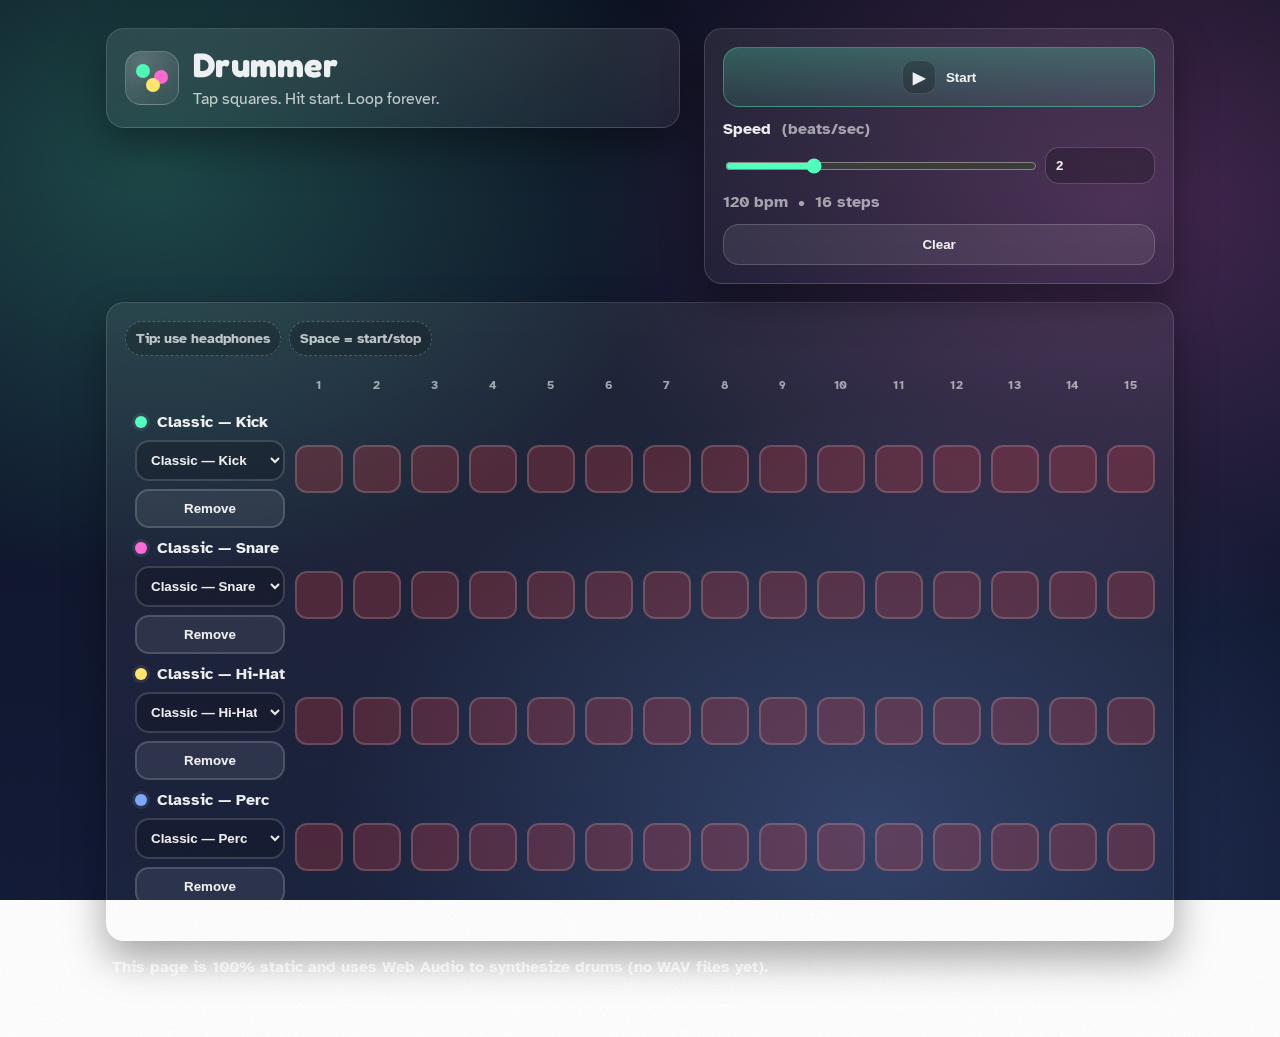
<file: drummer/index.html>
<!doctype html>
<html lang="en">
  <head>
    <meta charset="UTF-8" />
    <meta name="viewport" content="width=device-width, initial-scale=1" />
    <title>Drummer — Kid‑Friendly Drum Machine</title>
    <meta
      name="description"
      content="A tiny kid-friendly drum machine: tap squares, set beats-per-second, hit start, and loop."
    />

    <link rel="preconnect" href="https://fonts.googleapis.com" />
    <link rel="preconnect" href="https://fonts.gstatic.com" crossorigin />
    <link
      href="https://fonts.googleapis.com/css2?family=Atkinson+Hyperlegible:wght@400;700&family=Fredoka:wght@500;700&display=swap"
      rel="stylesheet"
    />

    <link rel="stylesheet" href="./style.css" />
  </head>
  <body>
    <div class="bg">
      <div class="grain" aria-hidden="true"></div>
    </div>

    <main class="wrap">
      <header class="top">
        <div class="brand">
          <div class="logo" aria-hidden="true">
            <span class="dot d1"></span><span class="dot d2"></span><span class="dot d3"></span>
          </div>
          <div>
            <h1>Drummer</h1>
            <p class="sub">Tap squares. Hit start. Loop forever.</p>
          </div>
        </div>

        <section class="controls" aria-label="Playback controls">
          <button id="togglePlay" class="btn primary" type="button">
            <span class="btnIcon" aria-hidden="true">▶</span>
            <span class="btnText">Start</span>
          </button>

          <div class="tempo" role="group" aria-label="Tempo">
            <label class="label" for="bps">
              Speed <span class="hint">(beats/sec)</span>
            </label>
            <div class="tempoRow">
              <input id="bps" type="range" min="0.5" max="6" step="0.1" value="2" />
              <input id="bpsNumber" type="number" min="0.5" max="6" step="0.1" value="2" />
            </div>
            <div class="tempoMeta">
              <span class="meta" id="bpmLabel">120 bpm</span>
              <span class="meta">•</span>
              <span class="meta">16 steps</span>
            </div>
          </div>

          <button id="clear" class="btn" type="button">Clear</button>
        </section>
      </header>

      <section class="panel" aria-label="Drum grid">
        <div class="gridHeader">
          <div class="gridLegend">
            <span class="pill">Tip: use headphones</span>
            <span class="pill">Space = start/stop</span>
          </div>
        </div>
        <div class="gridScroll" aria-label="Step sequencer">
          <table id="grid" class="seq"></table>
        </div>
      </section>

      <footer class="foot">
        <p>
          This page is 100% static and uses Web Audio to synthesize drums (no WAV files yet).
        </p>
      </footer>
    </main>

    <script src="./drummer.js"></script>
  </body>
</html>
</file>
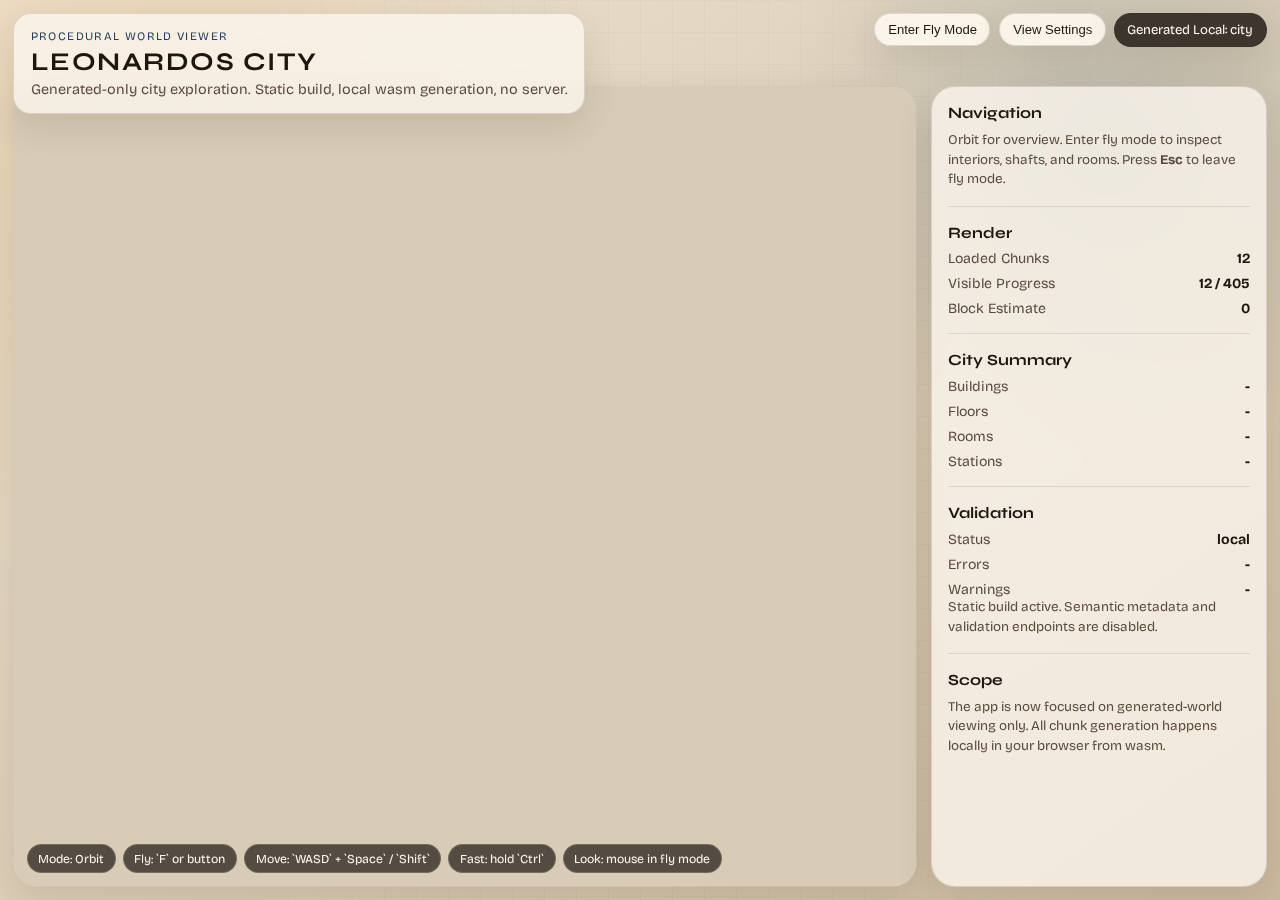
<file: freeworld-city/index.html>
<!doctype html>
<html lang="en">
  <head>
    <meta charset="UTF-8" />
    <meta
      name="viewport"
      content="width=device-width, initial-scale=1, viewport-fit=cover"
    />
    <title>Leonardos City Viewer</title>
    <link rel="preconnect" href="https://fonts.googleapis.com" />
    <link rel="preconnect" href="https://fonts.gstatic.com" crossorigin />
    <link
      href="https://fonts.googleapis.com/css2?family=Bricolage+Grotesque:wght@400;500;700&family=Syne:wght@600;700&display=swap"
      rel="stylesheet"
    />
    <link rel="stylesheet" href="./styles.css?v=1" />
  </head>
  <body>
    <div class="backdrop-grid" aria-hidden="true"></div>

    <header class="topbar">
      <div class="brand">
        <p class="brand-kicker">Procedural World Viewer</p>
        <h1>LEONARDOS CITY</h1>
        <p class="brand-copy">Generated-only city exploration. Static build, local wasm generation, no server.</p>
      </div>
      <div class="topbar-actions">
        <button class="chip-btn" id="fly-toggle" type="button">Enter Fly Mode</button>
        <button class="chip-btn" id="settings-toggle" type="button">View Settings</button>
        <div class="chip" id="net-state">Loading city...</div>
      </div>
    </header>

    <section class="settings-panel" id="settings-panel" hidden>
      <h2>Viewer Settings</h2>
      <label class="settings-row" for="worldgen-preset">
        <span>Preset</span>
      </label>
      <select id="worldgen-preset" disabled>
        <option value="">Loading...</option>
      </select>

      <label class="settings-row" for="view-scale">
        <span>View Distance</span>
        <strong id="view-scale-label">0.75x</strong>
      </label>
      <input id="view-scale" type="range" min="0.5" max="10" step="0.25" value="0.75" />
      <p class="settings-hint">Reduced view distance keeps dense generated city chunks responsive.</p>

      <label class="settings-row" for="object-focus">
        <span>Inspect Object</span>
      </label>
      <select id="object-focus">
        <option value="">Whole City</option>
      </select>
      <p class="settings-hint">Semantic object inspection is disabled in the static build.</p>
    </section>

    <main class="layout">
      <section class="viewport-card">
        <canvas id="world"></canvas>
        <div class="viewport-overlay">
          <div class="overlay-chip" id="control-mode-chip">Mode: Orbit</div>
          <div class="overlay-chip">Fly: `F` or button</div>
          <div class="overlay-chip">Move: `WASD` + `Space` / `Shift`</div>
          <div class="overlay-chip">Fast: hold `Ctrl`</div>
          <div class="overlay-chip">Look: mouse in fly mode</div>
        </div>
      </section>

      <aside class="info-panel">
        <section class="panel-block">
          <h2>Navigation</h2>
          <p class="panel-copy">
            Orbit for overview. Enter fly mode to inspect interiors, shafts, and rooms. Press <strong>Esc</strong>
            to leave fly mode.
          </p>
        </section>

        <section class="panel-block">
          <h2>Render</h2>
          <div class="stats-list">
            <div><span>Loaded Chunks</span><strong id="loaded-chunks">0</strong></div>
            <div><span>Visible Progress</span><strong id="done-chunks">0 / 0</strong></div>
            <div><span>Block Estimate</span><strong id="loaded-blocks">0</strong></div>
          </div>
        </section>

        <section class="panel-block">
          <h2>City Summary</h2>
          <div class="stats-list" id="city-summary">
            <div><span>Buildings</span><strong id="summary-buildings">-</strong></div>
            <div><span>Floors</span><strong id="summary-floors">-</strong></div>
            <div><span>Rooms</span><strong id="summary-rooms">-</strong></div>
            <div><span>Stations</span><strong id="summary-stations">-</strong></div>
          </div>
        </section>

        <section class="panel-block">
          <h2>Validation</h2>
          <div class="stats-list">
            <div><span>Status</span><strong id="validation-status">-</strong></div>
            <div><span>Errors</span><strong id="validation-errors">-</strong></div>
            <div><span>Warnings</span><strong id="validation-warnings">-</strong></div>
          </div>
          <p class="panel-copy" id="validation-copy">Static build active. Semantic report endpoints are not available.</p>
        </section>

        <section class="panel-block">
          <h2>Scope</h2>
          <p class="panel-copy">
            The app is now focused on generated-world viewing only. All chunk generation happens locally in your
            browser from wasm.
          </p>
        </section>
      </aside>
    </main>

    <script type="module" src="./app.js?v=42"></script>
  </body>
</html>
</file>
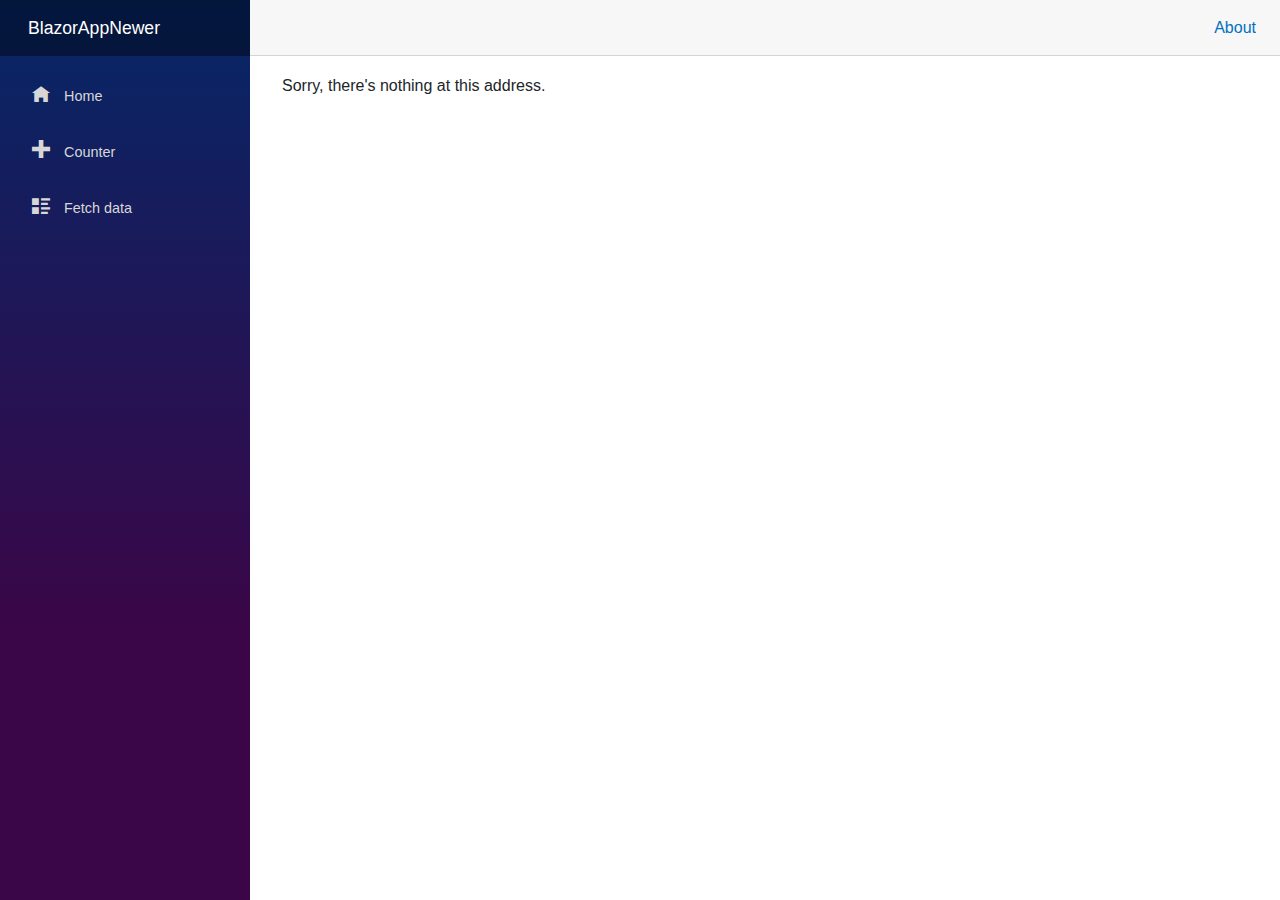
<file: wwwroot/index.html>
<!DOCTYPE html>
<html lang="en">

<head>
    <meta charset="utf-8" />
    <meta name="viewport" content="width=device-width, initial-scale=1.0, maximum-scale=1.0, user-scalable=no" />
    <title>BlazorAppNewer</title>
    <link href="css/bootstrap/bootstrap.min.css" rel="stylesheet" />
    <link href="css/app.css" rel="stylesheet" />
    <link rel="icon" type="image/png" href="favicon.png" />
    <link href="BlazorAppNewer.styles.css" rel="stylesheet" />
</head>

<body>
    <div id="app">
        <svg class="loading-progress">
            <circle r="40%" cx="50%" cy="50%" />
            <circle r="40%" cx="50%" cy="50%" />
        </svg>
        <div class="loading-progress-text"></div>
    </div>

    <div id="blazor-error-ui">
        An unhandled error has occurred.
        <a href="" class="reload">Reload</a>
        <a class="dismiss">🗙</a>
    </div>
    <script src="_framework/blazor.webassembly.js"></script>
</body>

</html>
</file>
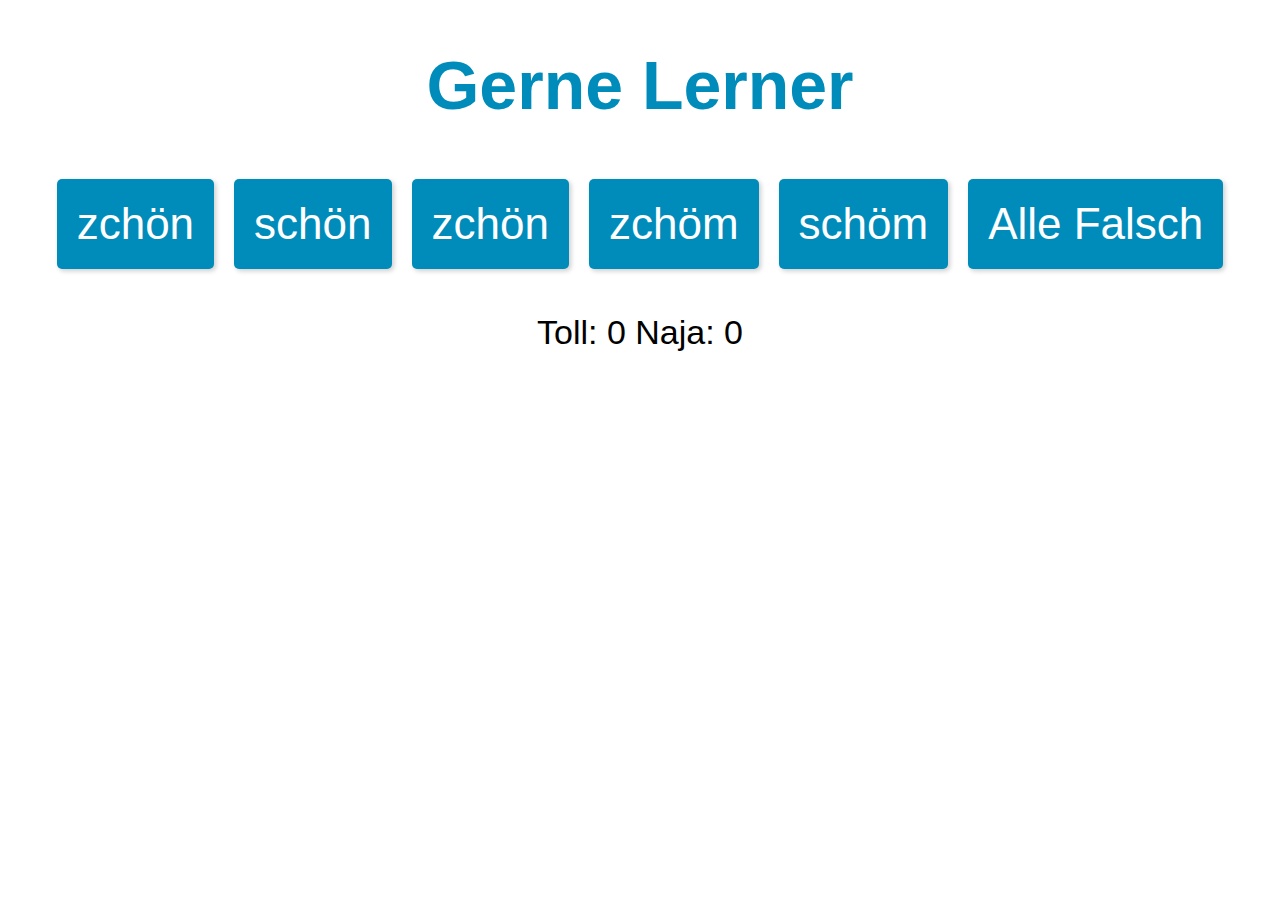
<file: lerner.html>
<!DOCTYPE html>
<html>
<head>
    <title>Gerne Lerner</title>
	    <style>
        body {
            font-size: 34px;
            font-family: Arial, sans-serif;
        }

        h1 {
            text-align: center;
            color: #008CBA;
        }

        #buttons {
            display: flex;
            flex-wrap: wrap;
            justify-content: center;
            margin: 20px;
        }

        button {
            margin: 10px;
            padding: 20px;
            font-size: 44px;
            background-color: #008CBA;
            color: #FFFFFF;
            border: none;
            border-radius: 5px;
            box-shadow: 2px 2px 5px rgba(0, 0, 0, 0.2);
            cursor: pointer;
            transition: background-color 0.3s ease;
        }

        button:hover {
            background-color: #006080;
        }

        #result {
            text-align: center;
            margin-top: 20px;
            font-size: 32px;
            font-weight: bold;
            color: #008CBA;
        }

        #answer-count {
            text-align: center;
            margin-top: 20px;
            font-size: 20px;
            color: #008CBA;
        }

        #answer-count span {
            font-weight: bold;
        }
    </style>
    <script>
        let correct = 0;
        let incorrect = 0;
        let button_count = 5;
        let correct_word = "";
        let falseButton; // Variable to hold the "Alle Falsch" button

		//var words = ["Sonne", "rennen", "toll", "drei", "neun", "wir", "braun", "Baum", "elf", 
        //"Hut", "sieben", "Apfel", "sehen", "sechs", "Wiese", "eins", "klein",
        //"Auto", "Oma", "Mama", "lesen", "Messer", "Tasse", "Haus", "Hund", "rennt",
        //"Wasser", "Maus", "Mann", "Frau", "Kuchen", "Kuh", "Kopf", "Regenbogen", "Regen"];
	//var words = ["Tante", "nett", "Tulpen", "Pinsel", "essen", "Tasse", "lernen", "Tonne", "Roller", "nimmt", "Leiter", "Wasser", "Welle", "Idee", "Limonade", "lang", //"wandern", "Mond"];	//var 	
	var words = ["Frühling", "Garten", "Beet", "Wiese", "Tulpen", "Krokusse", "Narzissen", "Vase", "lecker", "Kuchen", "säen", "gräbt", "vergraben", "suchen", "blühen", "stellt", "schneidest", "klein", "groß", "schön", "heute"];

        function create_buttons(words) {
            let buttons_div = document.getElementById("buttons");
            buttons_div.innerHTML = "";
            for (let i = 0; i < button_count; i++) {
                let button = document.createElement("button");
                button.addEventListener("click", function() { check_answer(this); });
                buttons_div.appendChild(button);
            }
            // Add a button that always says "Alle Falsch" and save it in the variable
            falseButton = document.createElement("button");
            falseButton.textContent = "Alle Falsch";
            falseButton.addEventListener("click", function() { check_answer(this); });
            buttons_div.appendChild(falseButton);
            
            update_buttons(words);
        }

        function update_buttons(words) {
            let all_wrong_mode = Math.random() < 0.3; // 20% chance to enter all_wrong mode
            let correct_button_index = Math.floor(Math.random() * button_count);
            let correct_word_buffer = words[Math.floor(Math.random() * words.length)];

            if (all_wrong_mode) {
                falseButton.setAttribute("data-correct", "true");
                for (let i = 0; i < button_count; i++) {
                    let button = document.getElementById("buttons").childNodes[i];
                    button.textContent = misspell_word(correct_word_buffer); // All buttons have a misspelled word
                }
                correct_word = ""; // No correct word in all_wrong mode
            } else {
                falseButton.removeAttribute("data-correct");
                for (let i = 0; i < button_count; i++) {
                    let button = document.getElementById("buttons").childNodes[i];
                    let text = (i === correct_button_index) ? correct_word_buffer : misspell_word(correct_word_buffer);
                    button.textContent = text;
                }
                correct_word = document.getElementById("buttons").childNodes[correct_button_index].textContent;
            }
        }

        function misspell_word(word) {
            let misspelled_word = '';

            // Loop through each character in the word
            for (let i = 0; i < word.length; i++) {
                let c = word[i];
                
                // Randomly change m to n or n to m, and p to b or b to p
                if (c === 'm' && Math.random() < 0.5) {
                c = 'n';
                } else if (c === 'n' && Math.random() < 0.5) {
                c = 'm';
                } else if (c === 'p' && Math.random() < 0.5) {
                c = 'b';
                } else if (c === 'b' && Math.random() < 0.5) {
                c = 'p';
                } else if (c === 't' && Math.random() < 0.5) {
                c = 'd';
                } else if (c === 'd' && Math.random() < 0.5) {
                c = 't';
                } else if (c === 'k' && Math.random() < 0.5) {
                c = 'g';
                } else if (c === 'g' && Math.random() < 0.5) {
                c = 'k';
                } else if (c === 's' && Math.random() < 0.5) {
                c = 'z';
                } else if (c === 'z' && Math.random() < 0.5) {
                c = 's';
                } else if (c === 'a' && Math.random() < 0.5) {
                c = 'o';
                } else if (c === 'o' && Math.random() < 0.5) {
                c = 'a';
                } else if (c === 'e' && Math.random() < 0.5) {
                c = 'i';
                } else if (c === 'i' && Math.random() < 0.5) {
                c = 'e';
                }


                // Double up n, m, l, or p at random
                if (Math.random() < 0.1 && (c === 'n' || c === 'm' || c === 'l' || c === 'p')) {
                misspelled_word += c;
                }

                // Randomly change e to i or i to e
                if ((c === 'e' && Math.random() < 0.1) || (c === 'i' && Math.random() < 0.1)) {
                c = (c === 'e') ? 'i' : 'e';
                }

                // Randomly remove one of two consecutive identical letters
                if (i > 0 && c === misspelled_word[misspelled_word.length - 1] && Math.random() < 0.5) {
                continue;
                }

                misspelled_word += c;
            }

            if(misspelled_word === word)
                return misspell_word(word);
            else
                return misspelled_word;
        }


        function check_answer(answer) {
            if (answer.textContent === correct_word || answer.getAttribute('data-correct') === 'true') {
                correct += 1;
                display_result("<p style='color:green;'>Richtig :)</p>");
                update_buttons(words);
            } else {
                incorrect += 1;
                display_result("<p style='color:red;'>Leider falsch :/</p>");
            }
            count_answers(correct, incorrect);
        }

        function display_result(result) {
            let result_div = document.getElementById("result");
            result_div.innerHTML = result;
        }

        function count_answers(correct, incorrect) {
            document.getElementById("correct").textContent = correct;
            document.getElementById("incorrect").textContent = incorrect;
        }
    </script>
</head>
<body onload="create_buttons(words)">
    <h1>Gerne Lerner</h1>
    <div id="buttons"></div>
    <div id="result"></div>
    <div style="text-align: center;">
        <p>Toll: <span id="correct">0</span> Naja: <span id="incorrect">0</span></p>
    </div>
</body>
</html>
</file>
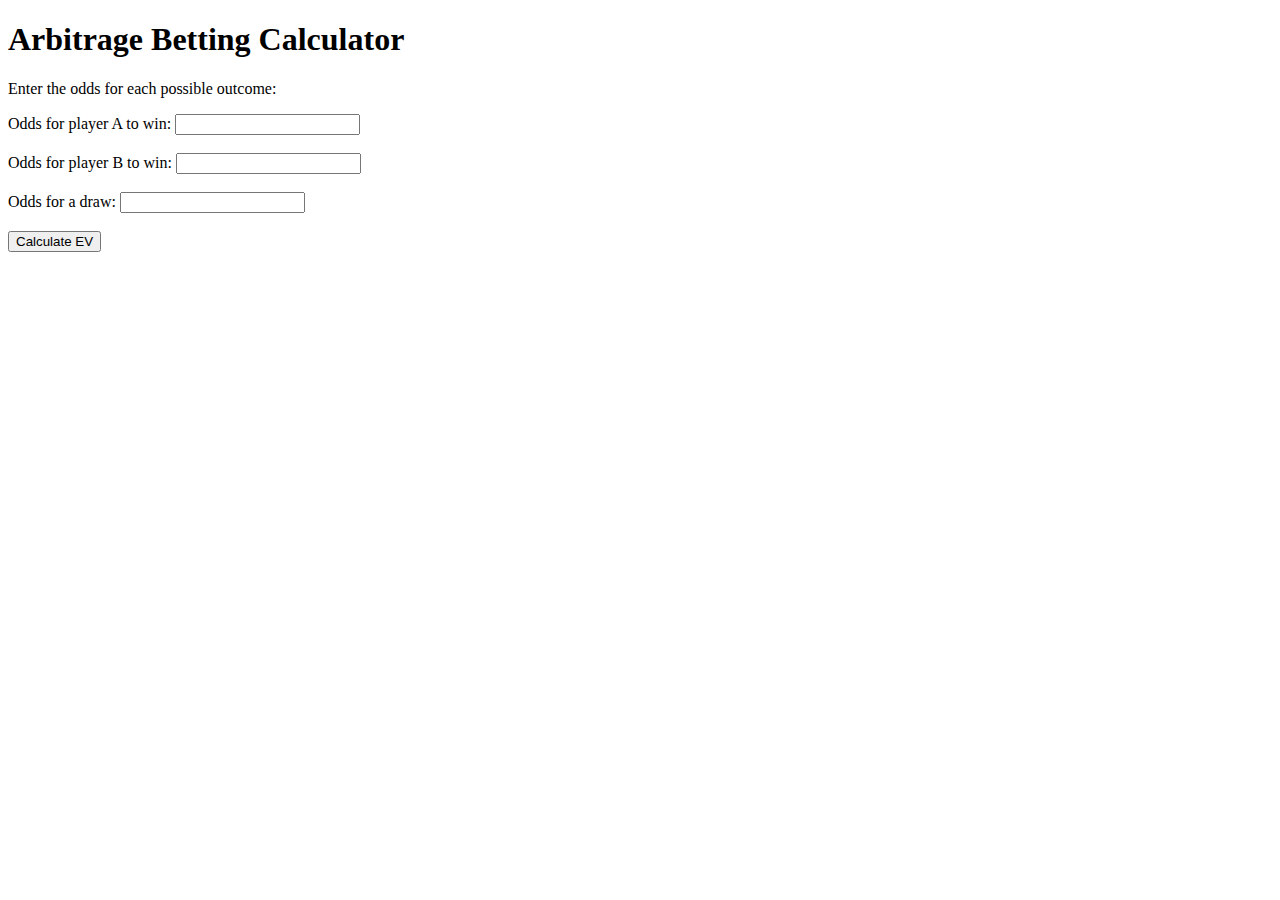
<file: odd.html>
<!DOCTYPE html>
<html>
<head>
	<title>Arbitrage Betting Calculator</title>
</head>
<body>
	<h1>Arbitrage Betting Calculator</h1>
	<p>Enter the odds for each possible outcome:</p>
	<label for="odds-a">Odds for player A to win:</label>
	<input type="number" id="odds-a"><br><br>
	<label for="odds-b">Odds for player B to win:</label>
	<input type="number" id="odds-b"><br><br>
	<label for="odds-draw">Odds for a draw:</label>
	<input type="number" id="odds-draw"><br><br>
	<button onclick="calculateEV()">Calculate EV</button>
	<p id="result"></p>

	<script>
		function calculateEV() {
			var oddsA = parseFloat(document.getElementById("odds-a").value);
			var oddsB = parseFloat(document.getElementById("odds-b").value);
			var oddsDraw = parseFloat(document.getElementById("odds-draw").value);

			var totalImpliedProb = 1 / oddsA + 1 / oddsB + 1 / oddsDraw;
			var ev = (totalImpliedProb) - 1;

			if (ev < 0) {
				document.getElementById("result").innerHTML = "This is a positive expected value (EV) bet with an EV of " + ev.toFixed(5) + ".";
			} else {
				document.getElementById("result").innerHTML = "This is a negative expected value (EV) bet with an EV of " + ev.toFixed(5) + ".";
			}
		}
	</script>
</body>
</html>
</file>
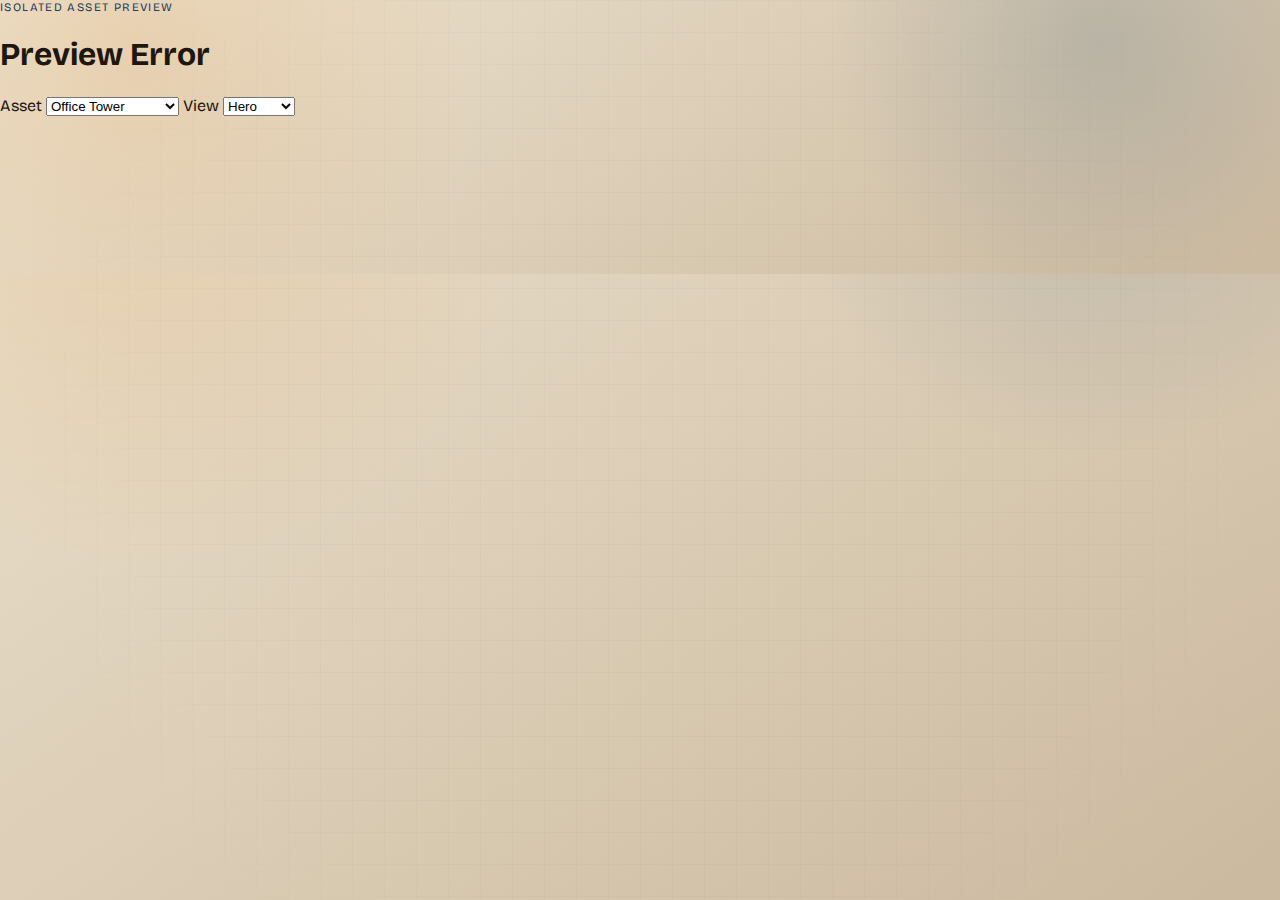
<file: freeworld-city/asset-scene.html>
<!doctype html>
<html lang="en">
  <head>
    <meta charset="UTF-8" />
    <meta name="viewport" content="width=device-width, initial-scale=1, viewport-fit=cover" />
    <title>City Asset Preview Scene</title>
    <link rel="preconnect" href="https://fonts.googleapis.com" />
    <link rel="preconnect" href="https://fonts.gstatic.com" crossorigin />
    <link
      href="https://fonts.googleapis.com/css2?family=Bricolage+Grotesque:wght@400;500;700&family=Syne:wght@600;700&display=swap"
      rel="stylesheet"
    />
    <link rel="stylesheet" href="./styles.css?v=3" />
  </head>
  <body class="preview-body">
    <div class="backdrop-grid" aria-hidden="true"></div>
    <header class="preview-topbar">
      <div>
        <p class="brand-kicker">Isolated Asset Preview</p>
        <h1 id="preview-title">Loading Asset...</h1>
      </div>
      <div class="preview-controls">
        <label>
          <span>Asset</span>
          <select id="asset-select"></select>
        </label>
        <label>
          <span>View</span>
          <select id="view-select">
            <option value="hero">Hero</option>
            <option value="corner">Corner</option>
            <option value="reverse">Reverse</option>
          </select>
        </label>
      </div>
    </header>
    <main class="preview-shell">
      <canvas id="preview-canvas"></canvas>
    </main>
    <script type="module" src="./asset-scene.js?v=1"></script>
  </body>
</html>
</file>
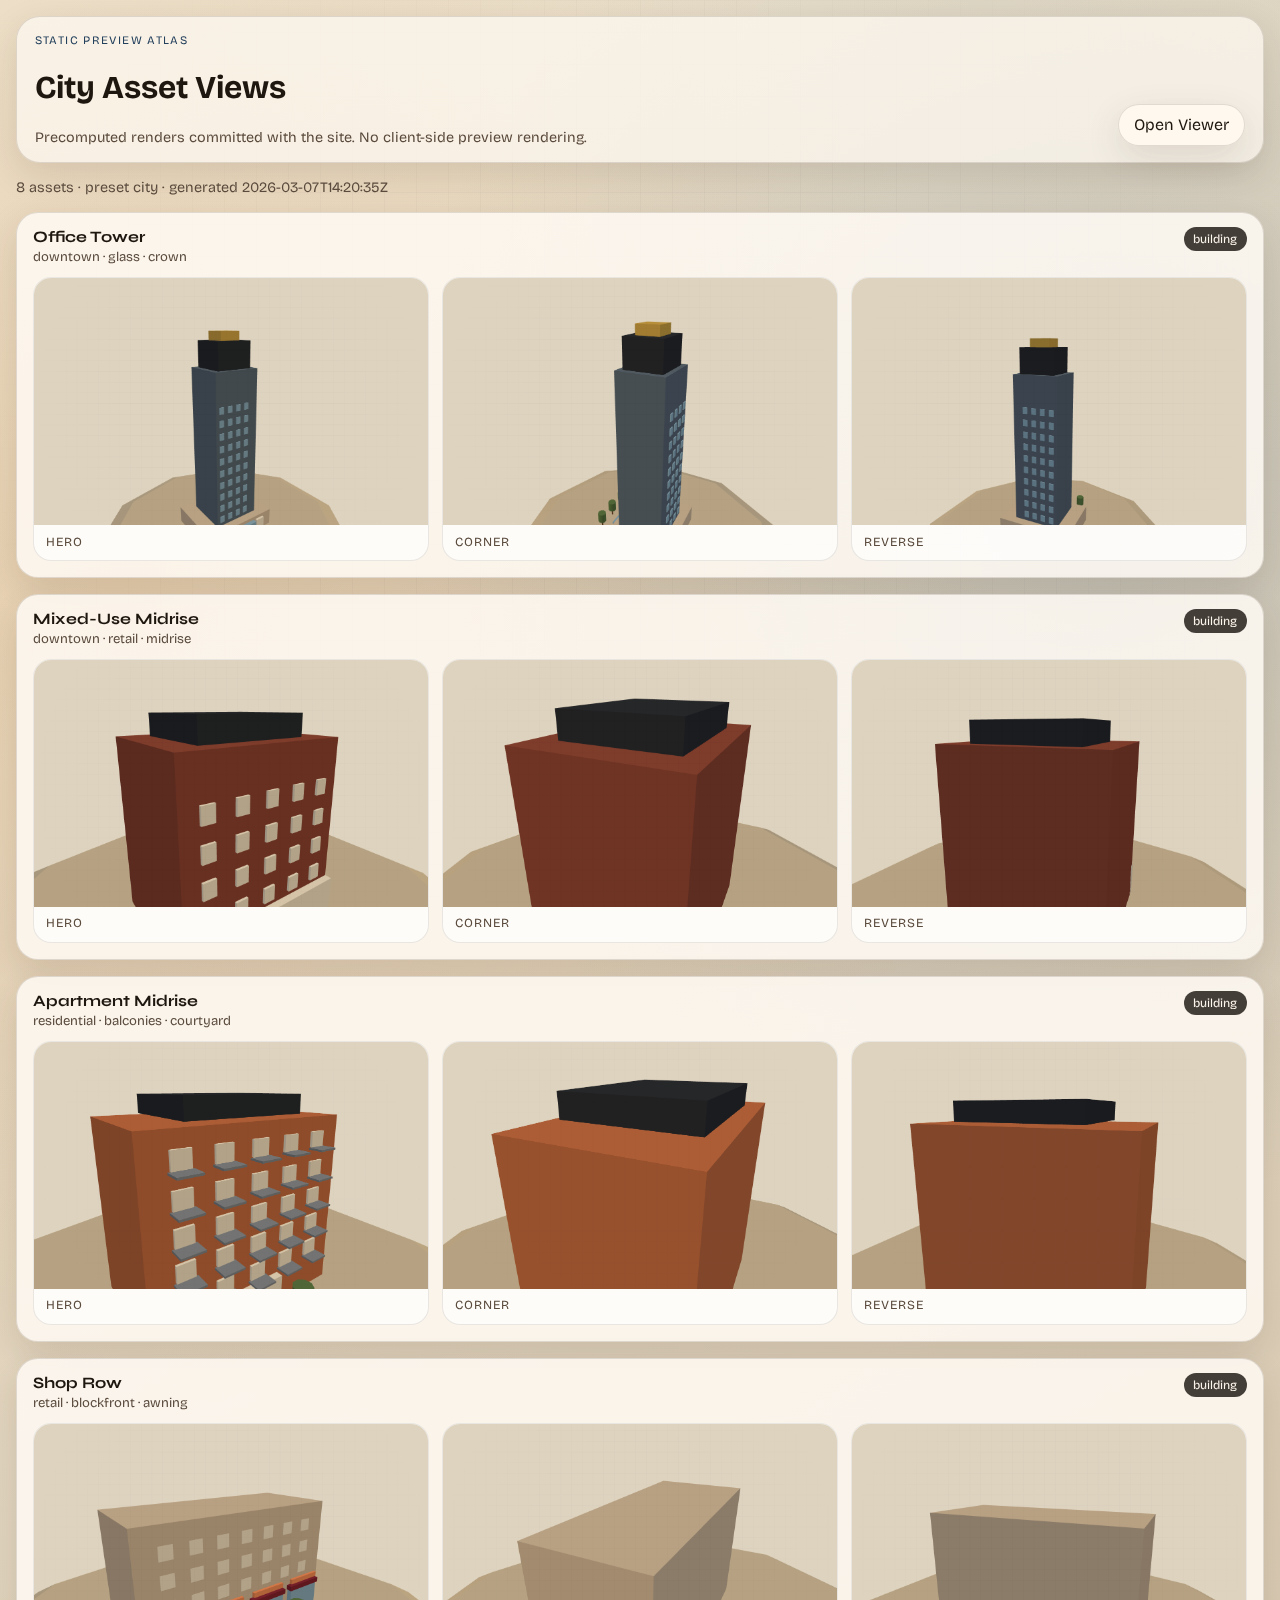
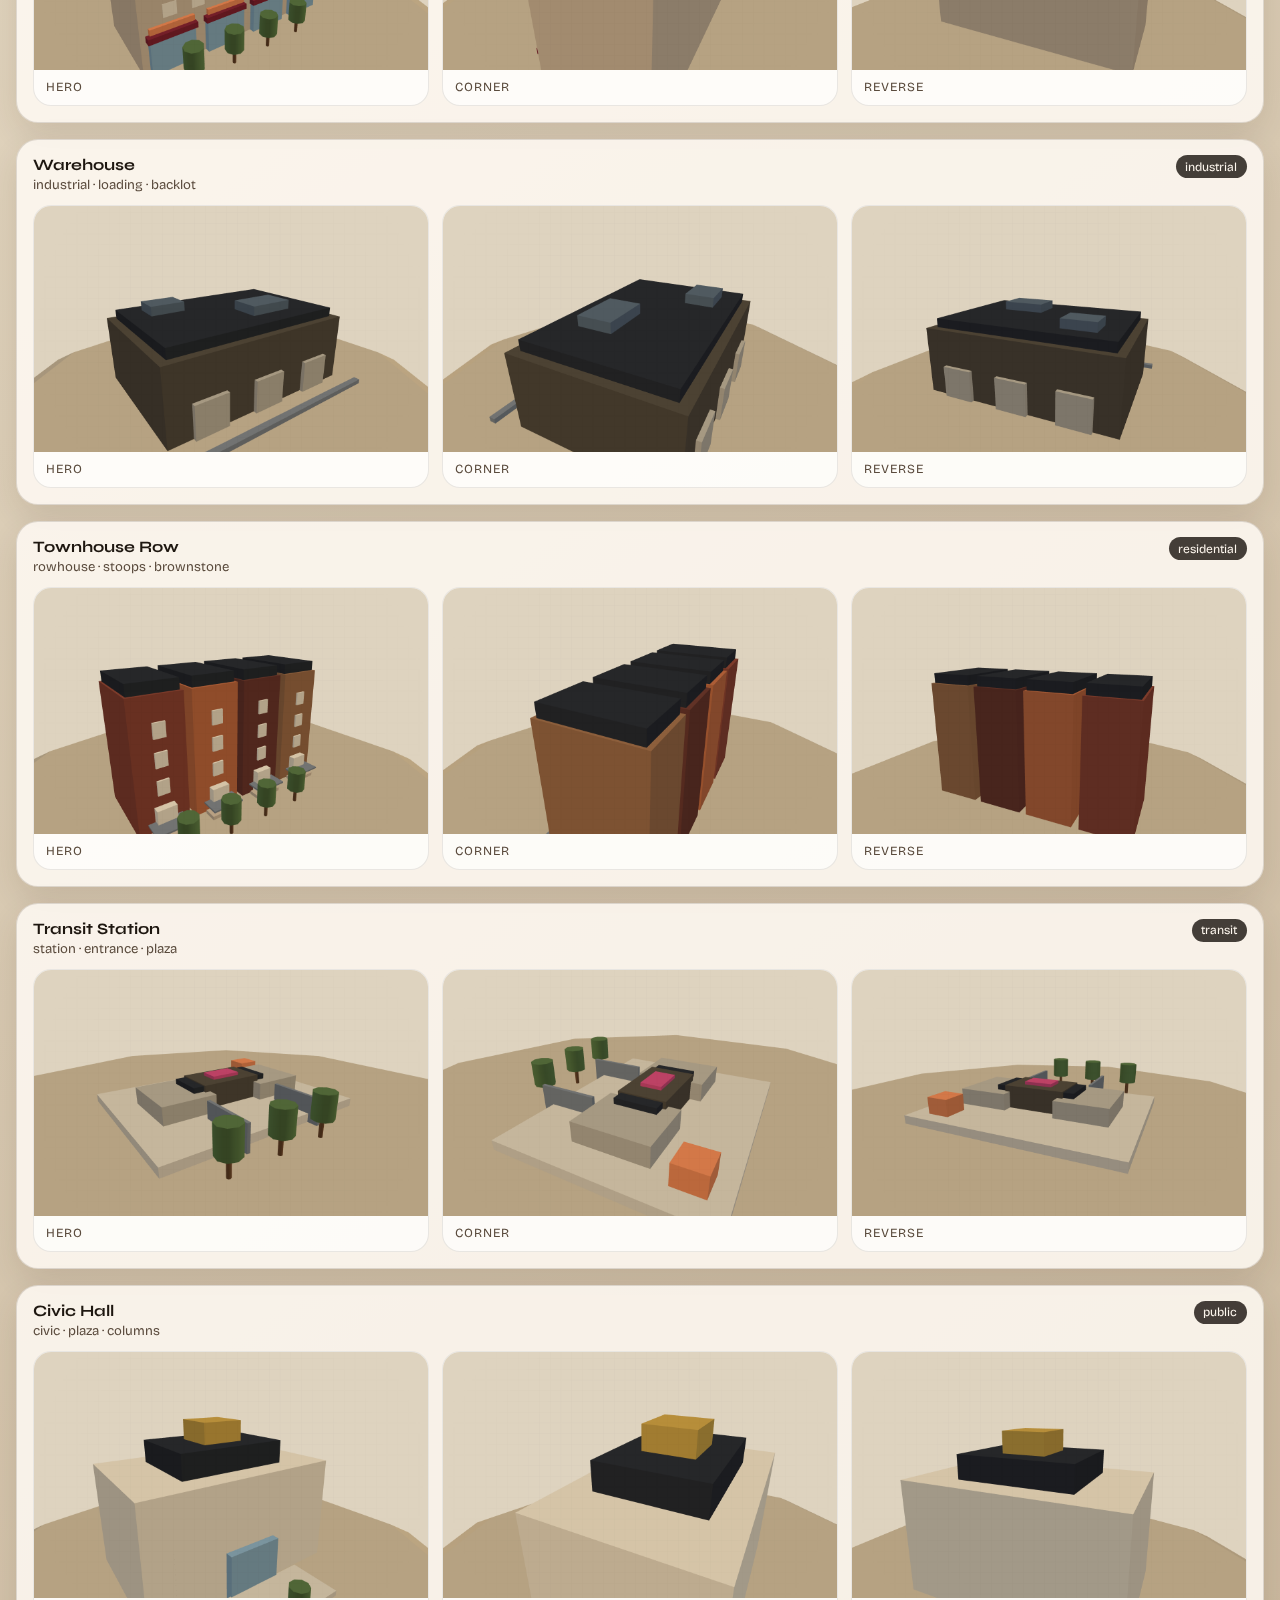
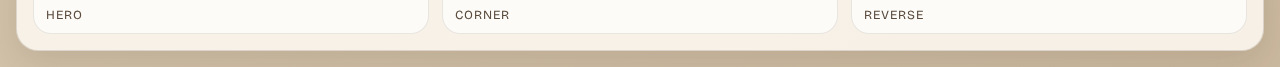
<file: freeworld-city/previews.html>
<!doctype html>
<html lang="en">
  <head>
    <meta charset="UTF-8" />
    <meta name="viewport" content="width=device-width, initial-scale=1, viewport-fit=cover" />
    <title>Leonardos City Asset Previews</title>
    <link rel="preconnect" href="https://fonts.googleapis.com" />
    <link rel="preconnect" href="https://fonts.gstatic.com" crossorigin />
    <link
      href="https://fonts.googleapis.com/css2?family=Bricolage+Grotesque:wght@400;500;700&family=Syne:wght@600;700&display=swap"
      rel="stylesheet"
    />
    <link rel="stylesheet" href="./styles.css?v=2" />
  </head>
  <body class="gallery-body">
    <div class="backdrop-grid" aria-hidden="true"></div>
    <main class="gallery-shell">
      <header class="gallery-header">
        <div>
          <p class="brand-kicker">Static Preview Atlas</p>
          <h1>City Asset Views</h1>
          <p class="brand-copy">Precomputed renders committed with the site. No client-side preview rendering.</p>
        </div>
        <a class="gallery-link" href="./">Open Viewer</a>
      </header>
      <section class="gallery-meta" id="gallery-meta">Loading asset preview manifest...</section>
      <section class="gallery-grid" id="asset-gallery"></section>
    </main>
    <script type="module" src="./previews.js?v=1"></script>
  </body>
</html>
</file>
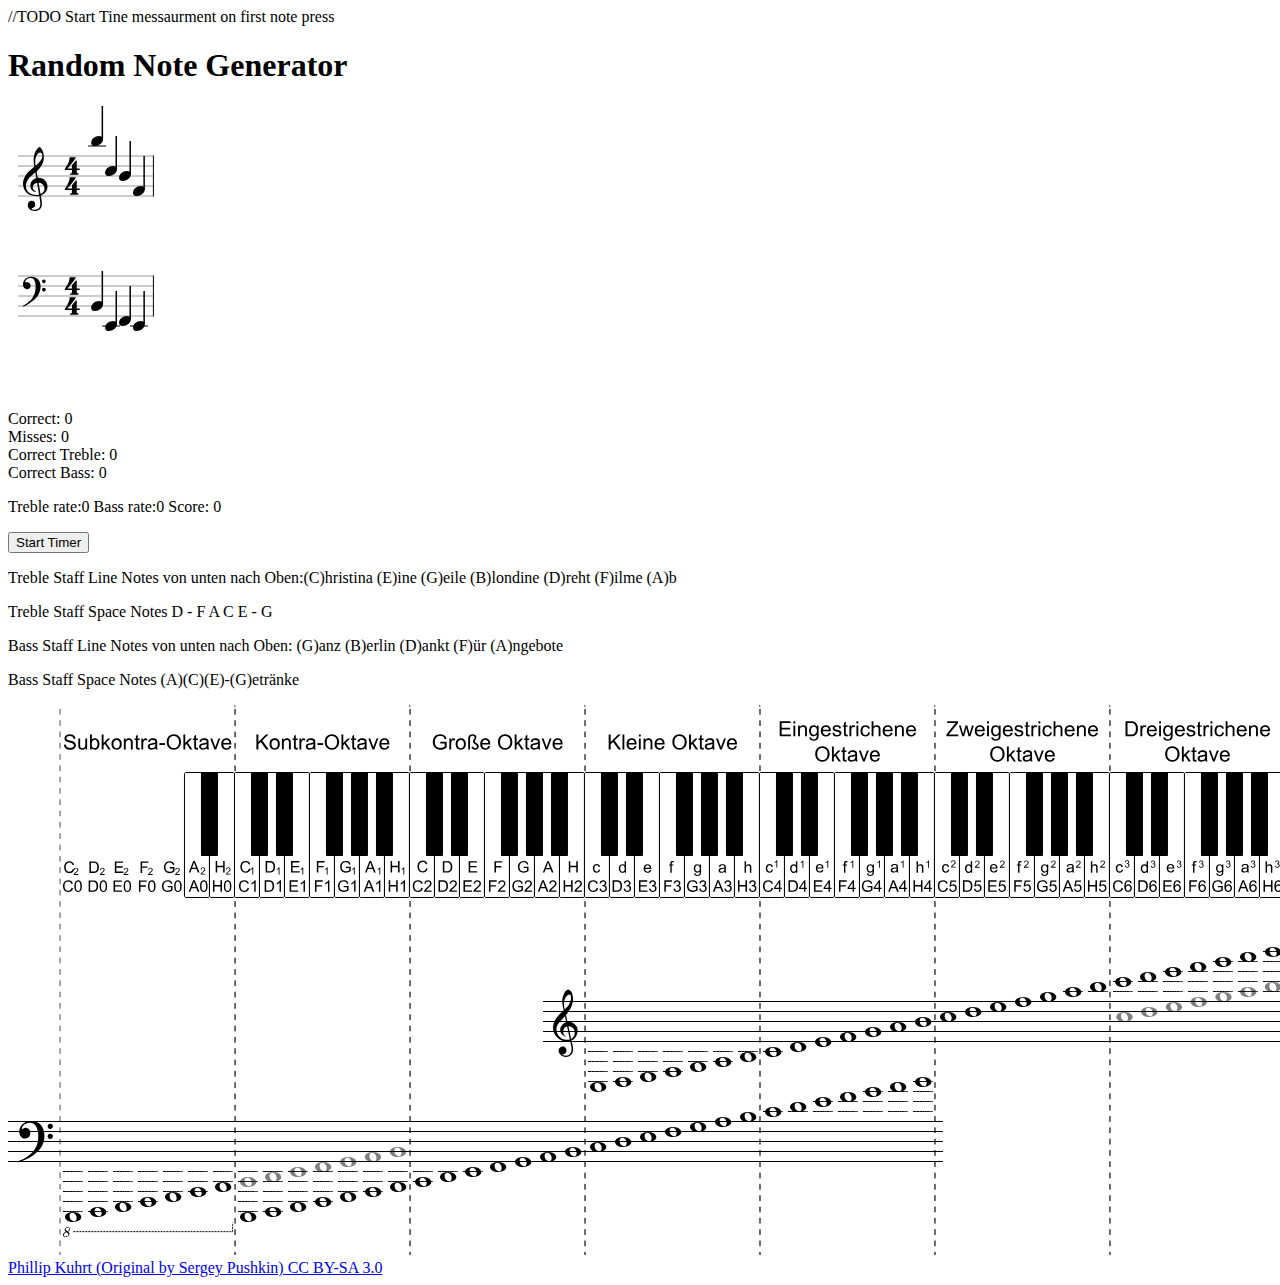
<file: MIDI/NoteLearner.html>
<!doctype html>
<html>

<head>
    //TODO Start Tine messaurment on first note press
    <meta charset="utf-8">
    <title>Random Note Generator</title>
    <script src="webmidi.iife.js"></script>
    <script src="vexflow.js"></script>


    <script>
        class MusicalNote {

            static allPossibleTrebleNotes = ["C4", "D4", "E4", "F4", "G4", "A4", "B4", "C5", "D5", "E5", "F5", "G5", "A5", "B5"];
            static allPossibleBassNotes = ["C2", "D2", "E2", "F2", "G2", "A2", "B2", "C3", "D3", "E3", "F3", "G3", "A3", "B3"];

            constructor(note, accident, octave, duration) {
                this.note = note;
                this.accident = accident;
                this.octave = octave;
                this.duration = duration;
            }

            static fromString(noteString) {
                if (noteString.length == 2) {
                    const note = noteString[0];
                    const accident = "";
                    const octave = noteString[1];
                    const duration = "q";
                    return new MusicalNote(note, accident, octave, duration);
                }
                else if (noteString.length == 3) {
                    const note = noteString[0];
                    const accident = noteString[1];
                    const octave = noteString[2];
                    const duration = "q";
                    return new MusicalNote(note, accident, octave, duration);
                }
                else {
                    throw "Invalid note string";
                }
            }

            static newRandomNote(octaves) {
                const noteNames = ["C", "D", "E", "F", "G", "A", "B"];
                //const noteNames = ["C"];
                const accidents = ["", "#"];
                const noteIndex = Math.floor(Math.random() * noteNames.length);
                const accidentIndex = 0;//Math.floor(Math.random() * accidents.length);
                //take random elemenet from octaves array
                const octave = octaves[Math.floor(Math.random() * octaves.length)];

                //if note is E, then accident must be flat or else it becomes a F
                if (noteNames[noteIndex] == "E" && accidents[accidentIndex] == "#") {
                    noteIndex = 1;
                    accidentIndex = 0;
                }
                const newNote = new MusicalNote(noteNames[noteIndex], accidents[accidentIndex], octave, "q");
                return newNote;
            }

            asVexflow(isBreak) {
                if (isBreak) {
                    return this.note + this.accident + this.octave + "/" + this.duration + "/r";
                }
                return this.note + this.accident + this.octave + "/" + this.duration;
            }

            asMidiNote() {
                return this.note + this.accident + this.octave;
            }
        }

        class MusicNotes {
            constructor() {
                this.notes = [];
            }

            addNote(newNote) {
                this.notes.push(newNote);
            }


            getNotes() {
                return this.notes;
            }

            asVexflow() {
                const vexflowNotes = [];
                for (const note of this.notes) {
                    vexflowNotes.push(note.asVexflow());
                }
                return vexflowNotes.join(", ");
            }

            fillWithRandomQuarterNotes(level) {
                for (let i = 0; i < 4; i++) {
                    this.addNote(level.getRandomNote());
                }
            }

            //function that removes first note, and adds a new random not at the end. functionname is "NoteShift"
            NoteShift(level) {
                this.notes.shift();
                this.addNote(level.getRandomNote());
            }
        }


        class SingleStaffLearner {
            Correct = 0;

            constructor(level) {
                this.notes = new MusicNotes();
                this.notes.fillWithRandomQuarterNotes(level);
                this.level = level;

                this.startTime = Date.now();
            }

            reset() {
                this.Correct = 0;
                this.startTime = Date.now();
            }

            getRate() {
                const elapsedTime = (Date.now() - this.startTime) / 1000; // convert to seconds
                const rate = this.Correct / elapsedTime;
                return rate;
            }

            onLevelUpCheck() {
                //increase level if rate is above 0.5
                if (this.getRate() > 0.5) {
                    this.level.increaseLevel();
                }
            }
            isNoteEqual(note1, note2) {
                let note1WithoutOctave = note1.replace(/[0-9]/g, '');
                let note2WithoutOctave = note2.replace(/[0-9]/g, '');

                // Check if either of the notes is missing the octave
                if (note1.length === note1WithoutOctave.length || note2.length === note2WithoutOctave.length) {
                    return note1WithoutOctave === note2WithoutOctave;
                }

                // If both notes have octaves, compare them with the octaves
                return note1 === note2;
            }

            ProcessMidiOn(note) {
                //test if note is correct
                const currentNote = this.notes.getNotes()[0].asMidiNote();

                if (this.isNoteEqual(note, currentNote)) {
                    //let output = WebMidi.outputs[0];
                    //output.stopNote(currentNote);
                    this.Correct++;
                    this.notes.NoteShift(this.level);
                    //this.draw()
                    //output.playNote(this.trebleNotes.getNotes()[0].asMidiNote(), { duration: 5000, attack: 0.01, release: 0.01 });
                    return true;

                } else {
                    return false;
                }
            }
        }

        class Level {
            levelName;
            constructor(levelName, notePool, totalPool) {
                this.notePool = notePool;
                this.levelName = levelName;
                this.totalPool = totalPool;
            }

            getRandomNote() {
                let poolNote = this.notePool[Math.floor(Math.random() * this.notePool.length)];
                return MusicalNote.fromString(poolNote);
            }

            increaseLevel() {
                return
                //add random note from totalPool to notePool
                console.log(this.totalPool);
                let newNote = this.totalPool[Math.floor(Math.random() * this.totalPool.length)];
                this.notePool.push(newNote);
            }

            getNotePoolCount() {
                return this.notePool.length;
            }
        }


        class StaffLearning {

            Misses = 0;

            trebleNotePressTimes = []; // Add this line to store the times of treble note presses
            bassNotePressTimes = []; // Add this line to store the times of bass note presses


            draw() {

                //document.getElementById("currentTrebleNote").textContent = this.trebleLearner.notes.getNotes()[0].asMidiNote();
                //document.getElementById("currentBassNote").textContent = this.bassLearner.notes.getNotes()[0].asMidiNote();

                drawNotes(this.trebleLearner.notes, this.bassLearner.notes);
                this.drawStats();
            }

            reset() {
                this.Misses = 0;

                this.trebleLearner.reset();
                this.bassLearner.reset();

                this.trebleNotePressTimes = [];
                this.bassNotePressTimes = [];

                this.drawStats();
            }

            constructor() {
                let startLevelTreble = new Level("Start", MusicalNote.allPossibleTrebleNotes, MusicalNote.allPossibleTrebleNotes);
                let startLevelBass = new Level("Start", MusicalNote.allPossibleBassNotes, MusicalNote.allPossibleBassNotes);

                this.trebleLearner = new SingleStaffLearner(startLevelTreble);
                this.bassLearner = new SingleStaffLearner(startLevelBass);

                setInterval(this.onTick.bind(this), 1000);
                setInterval(this.onLevelUpCheck.bind(this), 10000);

                this.reset();

                this.draw();
            }

            drawStats() {
                let score = (this.trebleLearner.getRate() * this.bassLearner.getRate()) * 1000;
                
                // Calculate the average time difference between corresponding treble and bass note presses
                const minLen = Math.min(this.trebleNotePressTimes.length, this.bassNotePressTimes.length);
                let totalDifference = 0;
                for (let i = 0; i < minLen; i++) {
                    totalDifference += Math.abs(this.trebleNotePressTimes[i] - this.bassNotePressTimes[i]);
                }
                const averageDifference = minLen > 0 ? totalDifference / minLen : 1000;

                score /= (1 + (averageDifference / 1000))

                score -= (score * ((this.Misses * 5) / (this.totalCorrect() + 1)));

                document.getElementById("counter-rate").textContent = `Treble rate:${this.trebleLearner.getRate()} Bass rate:${this.bassLearner.getRate()}  Score: ${score}`;

                document.getElementById("stats").innerHTML = `Correct: ${this.totalCorrect()} <br> Misses: ${this.Misses}`;
                document.getElementById("statsTreble").innerHTML = `Correct Treble: ${this.trebleLearner.Correct}`;
                document.getElementById("statsBass").innerHTML = `Correct Bass: ${this.bassLearner.Correct}`;
            }

            onTick() {
                this.drawStats();
            }

            onLevelUpCheck() {
                this.trebleLearner.onLevelUpCheck();
                this.bassLearner.onLevelUpCheck();
            }

            totalCorrect() {
                return this.trebleLearner.Correct + this.bassLearner.Correct;
            }

            ProcessMidiOn(note) {
                const trebleResult = this.trebleLearner.ProcessMidiOn(note);
                const bassResult = this.bassLearner.ProcessMidiOn(note);

                // Record the time of the note press separately for treble and bass
                if (trebleResult) {
                    this.trebleNotePressTimes.push(Date.now());
                }
                if (bassResult) {
                    this.bassNotePressTimes.push(Date.now());
                }
                
                if (!trebleResult && !bassResult) {
                    this.Misses++;
                }
                this.draw();
            }
        }

        function drawNotes(trebleNotes, bassNotes) {

            notesTreble = trebleNotes.asVexflow();
            notesBass = bassNotes.asVexflow();

            document.getElementById('output').innerHTML = '';
            const { Factory, EasyScore, System } = Vex.Flow;

            const vf = new Factory({
                renderer: { elementId: 'output', width: 500, height: 300 },
            });

            const score = vf.EasyScore();
            const system = vf.System();

            const staveTreble = system.addStave({
                voices: [
                    score.voice(score.notes(notesTreble, { stem: 'up' })),
                ],
            }).addClef('treble').addTimeSignature('4/4');

            const staveBass = system.addStave({
                voices: [
                    score.voice(score.notes(notesBass, {
                        clef: 'bass',
                        stem: 'up'
                    })),
                ],
            }).addClef('bass').addTimeSignature('4/4');

            vf.draw();
        }
        function keyToMidiNote(key) {
            const keyToNote = {
                'a': 'A',
                'b': 'B',
                'c': 'C',
                'd': 'D',
                'e': 'E',
                'f': 'F',
                'g': 'G'
            };
            const note = keyToNote[key.toLowerCase()];
            return note ? note : null;
        }




    </script>


</head>

<body>

    <h1>Random Note Generator</h1>

    <div id="currentTrebleNote"></div>
    <div id="output"></div>
    <div id="currentBassNote"></div>
    <div id="stats"></div>
    <div id="statsTreble"></div>
    <div id="statsBass"></div>

    <p id="counter-rate">0 presses per second</p>
    <button id="start-button">Start Timer</button>

    <br>
    <p>Treble Staff Line Notes von unten nach Oben:(C)hristina (E)ine (G)eile (B)londine (D)reht (F)ilme (A)b</p>
    <p>Treble Staff Space Notes D - F A C E - G</p>
    <p>Bass Staff Line Notes von unten nach Oben: (G)anz (B)erlin (D)ankt (F)ür (A)ngebote</p>
    <p>Bass Staff Space Notes (A)(C)(E)-(G)etränke</p>
    <a href="https://de.wikipedia.org/wiki/Klaviatur#/media/Datei:KlaviaturMitNoten.svg">
        <img src="KlaviaturMitNoten.svg" alt="KlaviaturMitNoten">
        Phillip Kuhrt (Original by Sergey Pushkin) CC BY-SA 3.0
    </a>
    <script>
        const App = new StaffLearning();

        document.getElementById("start-button").addEventListener("click", App.reset.bind(App));

        // Add an event listener for keydown events on the document
        document.addEventListener('keydown', (event) => {
            const midiNote = keyToMidiNote(event.key);
            if (midiNote) {
                App.ProcessMidiOn(midiNote);
            }
        });
        WebMidi
            .enable({ sysex: true })
            .then(onEnabled)
            .catch(err => alert(err));

        function onEnabled() {


            const mySynth = WebMidi.inputs[0];
            // const mySynth = WebMidi.getInputByName("TYPE NAME HERE!")

            mySynth.channels[1].addListener("noteon", e => {
                console.log("Keyboard send Note: " + e.note.identifier);
                App.ProcessMidiOn(e.note.identifier);

            });
        }
    </script>
</body>

</html>
</file>
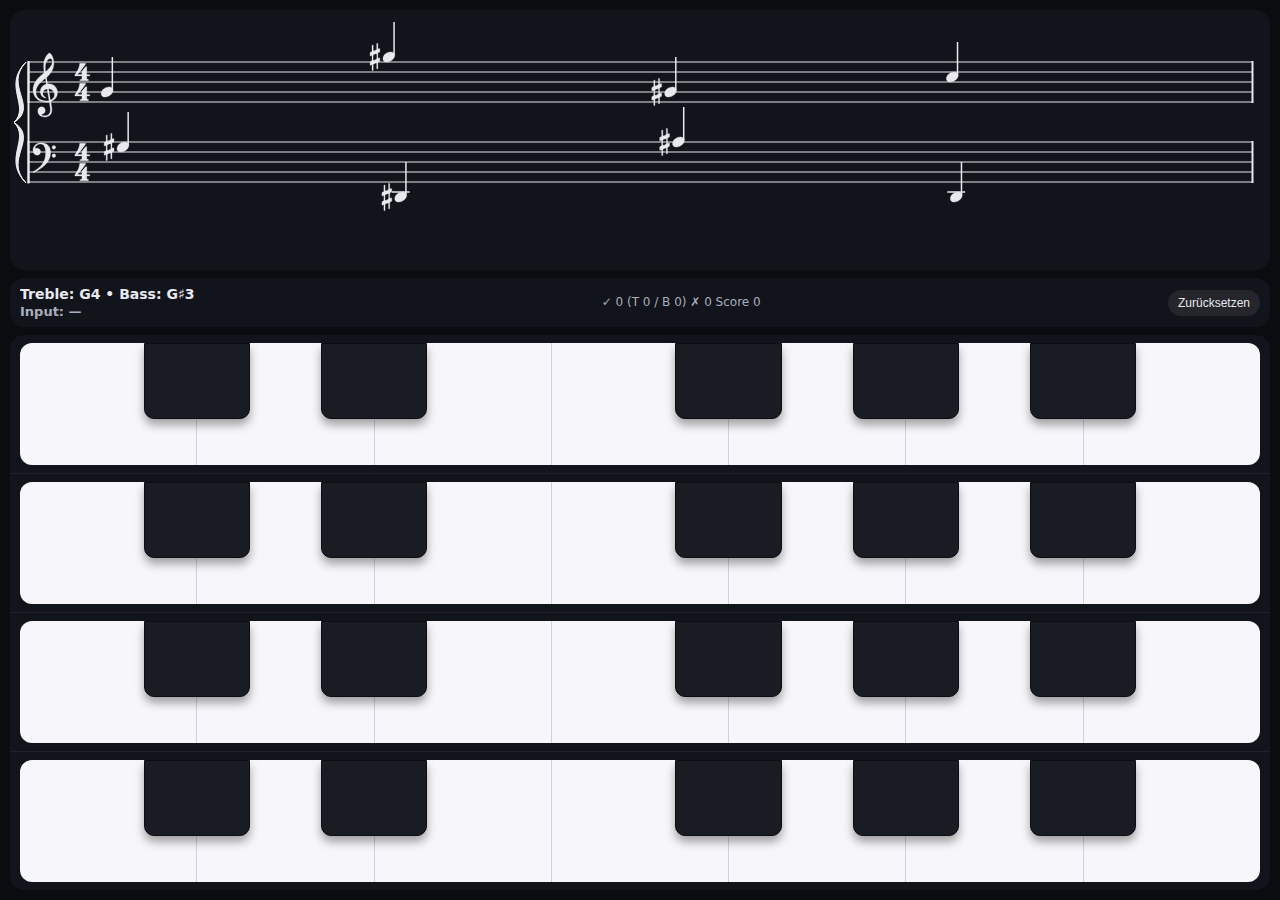
<file: MIDI/NoteLearner2.html>
<!doctype html>
<html lang="de">

<head>
  <meta charset="utf-8" />
  <meta name="viewport" content="width=device-width, initial-scale=1, viewport-fit=cover" />
  <title>NoteLearner 2</title>
  <script src="vexflow.js"></script>
  <style>
    :root {
      --bg: #0b0c10;
      --panel: #12141b;
      --text: #e8e8ee;
      --muted: #a9adbb;
      --accent: #6aa4ff;
      --key-white: #f7f7fb;
      --key-white-border: #cfd2dd;
      --key-black: #1a1c24;
      --key-black-border: #0c0d12;
      --active: #ffcc66;
      --radius: 14px;
    }

    * { box-sizing: border-box; }
    html, body { height: 100%; }
    body {
      margin: 0;
      background: var(--bg);
      color: var(--text);
      font-family: system-ui, -apple-system, Segoe UI, Roboto, Helvetica, Arial, "Apple Color Emoji", "Segoe UI Emoji";
      -webkit-font-smoothing: antialiased;
      -moz-osx-font-smoothing: grayscale;
    }

    .app {
      height: 100dvh;
      padding: max(10px, env(safe-area-inset-top)) max(10px, env(safe-area-inset-right))
        max(10px, env(safe-area-inset-bottom)) max(10px, env(safe-area-inset-left));
      display: flex;
      flex-direction: column;
      gap: 8px;
      overflow: hidden;
    }

    .staffWrap {
      background: var(--panel);
      border-radius: var(--radius);
      padding: 6px 4px;
      height: clamp(180px, 30dvh, 260px);
      min-height: 180px;
      overflow: hidden;
    }

    #staff {
      width: 100%;
      height: 100%;
    }

    /* Force VexFlow SVG (incl. ledger/helper lines) to be bright on dark background. */
    #staff svg {
      width: 100%;
      height: 100%;
      display: block;
    }
    #staff svg path,
    #staff svg line,
    #staff svg rect,
    #staff svg circle,
    #staff svg polyline,
    #staff svg polygon {
      stroke: #e8e8ee !important;
    }
    #staff svg path,
    #staff svg rect,
    #staff svg circle,
    #staff svg polyline,
    #staff svg polygon,
    #staff svg text {
      fill: #e8e8ee !important;
    }

    .status {
      background: var(--panel);
      border-radius: var(--radius);
      padding: 8px 10px;
      display: flex;
      align-items: center;
      justify-content: space-between;
      gap: 10px;
      min-height: 40px;
    }

    .status.good { box-shadow: inset 0 0 0 1px rgba(79, 191, 125, 0.75); }
    .status.bad { box-shadow: inset 0 0 0 1px rgba(255, 92, 92, 0.75); }

    .status .left {
      display: flex;
      flex-direction: column;
      gap: 2px;
      min-width: 0;
    }

    .status .note {
      font-size: 14px;
      font-weight: 650;
      white-space: nowrap;
      overflow: hidden;
      text-overflow: ellipsis;
    }

    .status .note.small {
      font-size: 13px;
      font-weight: 600;
      color: var(--muted);
    }

    .status .statsLine {
      color: var(--muted);
      font-size: 12px;
      line-height: 1.2;
      text-align: right;
      white-space: nowrap;
    }

    .status .clearBtn {
      appearance: none;
      border: none;
      background: rgba(255, 255, 255, 0.08);
      color: var(--text);
      border-radius: 999px;
      padding: 7px 10px;
      font-size: 12px;
      line-height: 1;
      cursor: pointer;
      touch-action: manipulation;
    }
    .status .clearBtn:active { transform: translateY(1px); }

    .keyboards {
      flex: 1;
      min-height: 0;
      display: flex;
      flex-direction: column;
      gap: 0;
      background: var(--panel);
      border-radius: var(--radius);
      overflow: hidden;
    }

    .octave {
      background: transparent;
      border-radius: 0;
      padding: 8px 10px;
      flex: 1;
      min-height: clamp(64px, 12.5dvh, 120px);
      display: flex;
      flex-direction: column;
      gap: 0;
      overflow: hidden;
    }

    .octave + .octave {
      border-top: 1px solid rgba(255, 255, 255, 0.06);
    }

    .piano {
      position: relative;
      flex: 1;
      min-height: 0;
      border-radius: 12px;
      background: #0f1017;
      overflow: hidden;
      touch-action: none;
      user-select: none;
      -webkit-user-select: none;
    }

    .whiteKeys {
      position: absolute;
      inset: 0;
      display: flex;
    }

    .key {
      border: none;
      padding: 0;
      margin: 0;
      font: inherit;
      cursor: pointer;
      touch-action: none;
      user-select: none;
      -webkit-user-select: none;
    }

    .key.white {
      flex: 1;
      background: var(--key-white);
      border-right: 1px solid var(--key-white-border);
      position: relative;
      display: flex;
      align-items: flex-end;
      justify-content: center;
      padding-bottom: 6px;
      color: rgba(0, 0, 0, 0.72);
      font-size: 11px;
      font-weight: 650;
    }
    .key.white:last-child { border-right: none; }

    .blackKeys {
      position: absolute;
      inset: 0;
      pointer-events: none;
    }

    .key.black {
      pointer-events: auto;
      position: absolute;
      top: 0;
      height: 62%;
      width: calc((100% / 7) * 0.60);
      background: var(--key-black);
      border: 1px solid var(--key-black-border);
      border-radius: 0 0 10px 10px;
      display: flex;
      align-items: flex-end;
      justify-content: center;
      padding-bottom: 6px;
      color: rgba(255, 255, 255, 0.82);
      font-size: 10px;
      font-weight: 650;
      box-shadow: 0 6px 10px rgba(0, 0, 0, 0.35);
    }

    .key.active {
      outline: 3px solid rgba(255, 204, 102, 0.75);
      outline-offset: -3px;
    }
    .key.white.active { background: linear-gradient(#fff4d2, #ffd98a); }
    .key.black.active { background: linear-gradient(#3a2c12, #241a0a); }

    .key:focus { outline: none; }

    @media (prefers-reduced-motion: no-preference) {
      .key { transition: background 90ms ease, outline-color 90ms ease; }
    }
  </style>
</head>

<body>
  <div class="app">
    <div class="staffWrap">
      <div id="staff" aria-label="Notensystem (Violinschlüssel + Bassschlüssel)"></div>
    </div>

    <div class="status" id="statusBox">
      <div class="left">
        <div class="note" id="targetNotes">—</div>
        <div class="note small">Input: <span id="currentNote">—</span></div>
      </div>
      <div class="statsLine" id="statsLine">—</div>
      <button class="clearBtn" id="clearBtn" type="button">Zurücksetzen</button>
    </div>

    <div class="keyboards" id="keyboards" aria-label="Vier Oktaven (oben hoch, unten tief)"></div>
  </div>

  <script>
    const OCTAVES_TOP_TO_BOTTOM = [5, 4, 3, 2]; // höchste Oktave oben, Bass unten
    const WHITE = ["C", "D", "E", "F", "G", "A", "B"];
    const BLACK = ["C#", "D#", "F#", "G#", "A#"];
    const state = {
      lastPressed: null,
      pointerId: null,
      training: {
        trebleQueue: [],
        bassQueue: [],
        trebleSolved: false,
        bassSolved: false,
        correctTreble: 0,
        correctBass: 0,
        misses: 0,
        startTime: 0,
        trebleNotePressTimes: [],
        bassNotePressTimes: [],
        lastResult: null, // "good" | "bad" | null
        wrongNote: null,
        wrongNoteUntil: 0,
        wrongNoteToken: 0,
      }
    };

    function prettyNoteName(noteName) {
      return noteName.replace("#", "♯");
    }

    function buildPool(octaves) {
      const notes = [];
      for (const o of octaves) {
        for (const n of WHITE) notes.push(`${n}${o}`);
        for (const n of BLACK) notes.push(`${n}${o}`);
      }
      return notes;
    }

    // Keep treble notes on/above middle C area so they don't visually "drop" into the bass staff.
    const TREBLE_POOL = buildPool([4, 5]);
    const BASS_POOL = buildPool([2, 3]);

    function randomFrom(arr) {
      return arr[Math.floor(Math.random() * arr.length)];
    }

    function resetTraining() {
      state.training.correctTreble = 0;
      state.training.correctBass = 0;
      state.training.misses = 0;
      state.training.startTime = Date.now();
      state.training.trebleNotePressTimes = [];
      state.training.bassNotePressTimes = [];
      state.training.lastResult = null;
      state.training.trebleSolved = false;
      state.training.bassSolved = false;

      state.training.trebleQueue = [];
      state.training.bassQueue = [];
      for (let i = 0; i < 4; i++) {
        state.training.trebleQueue.push(randomFrom(TREBLE_POOL));
        state.training.bassQueue.push(randomFrom(BASS_POOL));
      }
    }

    function shiftQueue(queue, pool) {
      queue.shift();
      queue.push(randomFrom(pool));
    }

    function buildKey({ noteName, octave, isBlack }) {
      const key = document.createElement("button");
      key.type = "button";
      key.className = `key ${isBlack ? "black" : "white"}`;
      key.dataset.note = `${noteName}${octave}`;
      key.setAttribute("aria-label", `${noteName}${octave}`);
      return key;
    }

    function buildOctaveRow(octave) {
      const wrap = document.createElement("div");
      wrap.className = "octave";
      wrap.dataset.octave = String(octave);

      const piano = document.createElement("div");
      piano.className = "piano";

      const whites = document.createElement("div");
      whites.className = "whiteKeys";
      for (const n of WHITE) whites.appendChild(buildKey({ noteName: n, octave, isBlack: false }));

      const blacks = document.createElement("div");
      blacks.className = "blackKeys";

      // Black key positions (percentage) assuming 7 equal white keys:
      // width = (100/7)*0.6 => 8.571%, half = 4.285%
      const pos = {
        "C#": 10.0,
        "D#": 24.285,
        "F#": 52.857,
        "G#": 67.142,
        "A#": 81.428,
      };

      for (const n of BLACK) {
        const k = buildKey({ noteName: n, octave, isBlack: true });
        k.style.left = `${pos[n]}%`;
        blacks.appendChild(k);
      }

      piano.appendChild(whites);
      piano.appendChild(blacks);
      wrap.appendChild(piano);
      return wrap;
    }

    function clearActiveKeyHighlight() {
      document.querySelectorAll(".key.active").forEach(el => el.classList.remove("active"));
    }

    function setActiveKeyHighlight(note) {
      clearActiveKeyHighlight();
      const el = document.querySelector(`.key[data-note="${CSS.escape(note)}"]`);
      if (el) el.classList.add("active");
    }

    function asVexQuarter(note) {
      return `${note}/q`;
    }

    function getClefForNote(note) {
      const m = note.match(/^([A-G])(#?)(\d)$/);
      if (!m) return "treble";
      const octave = Number(m[3]);
      return octave >= 4 ? "treble" : "bass";
    }

    function renderStaff() {
      const staffEl = document.getElementById("staff");
      staffEl.innerHTML = "";

      const width = Math.max(280, staffEl.clientWidth || 280);
      const height = Math.max(210, staffEl.clientHeight || 210);

      const {
        Renderer,
        Stave,
        StaveConnector,
        Voice,
        Formatter,
        StaveNote,
        Accidental,
      } = Vex.Flow;

      const renderer = new Renderer(staffEl, Renderer.Backends.SVG);
      renderer.resize(width, height);
      const ctx = renderer.getContext();
      ctx.setFillStyle("#e8e8ee");
      ctx.setStrokeStyle("#e8e8ee");

      // Make the grand staff "meet" at middle C (C4) ledger line:
      // With default line spacing ~10px: staff height = 40px, middle C ledger is 20px below treble bottom
      // and 20px above bass top, so gap between staves should be 40px.
      const lineGapPx = 10;
      const staffHeightPx = lineGapPx * 4;
      const middleCLedgerOffsetPx = lineGapPx * 2;
      const gapBetweenStavesPx = middleCLedgerOffsetPx * 2;

      const x = 14;
      const yTreble = 6;
      const staveWidth = width - 28;
      const yBass = yTreble + staffHeightPx + gapBetweenStavesPx;

      const trebleStave = new Stave(x, yTreble, staveWidth).addClef("treble").addTimeSignature("4/4");
      const bassStave = new Stave(x, yBass, staveWidth).addClef("bass").addTimeSignature("4/4");

      trebleStave.setContext(ctx).draw();
      bassStave.setContext(ctx).draw();

      new StaveConnector(trebleStave, bassStave).setType(StaveConnector.type.BRACE).setContext(ctx).draw();
      new StaveConnector(trebleStave, bassStave).setType(StaveConnector.type.SINGLE_LEFT).setContext(ctx).draw();

      function toStaveNote(note, clef) {
        const m = note.match(/^([A-G])(#?)(\d)$/);
        if (!m) {
          return new StaveNote({ clef, keys: ["c/4"], duration: "q" });
        }
        const letter = m[1].toLowerCase();
        const accidental = m[2];
        const octave = m[3];

        const sn = new StaveNote({ clef, keys: [`${letter}/${octave}`], duration: "q" });
        if (accidental === "#") sn.addModifier(new Accidental("#"), 0);
        return sn;
      }

      const trebleNotes = state.training.trebleQueue.map(n => toStaveNote(n, "treble"));
      const bassNotes = state.training.bassQueue.map(n => toStaveNote(n, "bass"));

      const trebleVoice = new Voice({ num_beats: 4, beat_value: 4 }).addTickables(trebleNotes);
      const bassVoice = new Voice({ num_beats: 4, beat_value: 4 }).addTickables(bassNotes);

      trebleVoice.setStrict(false);
      bassVoice.setStrict(false);

      new Formatter().joinVoices([trebleVoice]).formatToStave([trebleVoice], trebleStave);
      new Formatter().joinVoices([bassVoice]).formatToStave([bassVoice], bassStave);

      trebleVoice.draw(ctx, trebleStave);
      bassVoice.draw(ctx, bassStave);

      // Show wrong pressed note in red for 3 seconds (overlay voice).
      if (state.training.wrongNote && Date.now() < state.training.wrongNoteUntil) {
        const clef = getClefForNote(state.training.wrongNote);
        const wrong = toStaveNote(state.training.wrongNote, clef);
        wrong.setStyle({ fillStyle: "#ff5c5c", strokeStyle: "#ff5c5c" });

        const rests = [
          new StaveNote({ clef, keys: ["b/4"], duration: "q", type: "r" }),
          new StaveNote({ clef, keys: ["b/4"], duration: "q", type: "r" }),
          new StaveNote({ clef, keys: ["b/4"], duration: "q", type: "r" }),
        ];

        const wrongVoice = new Voice({ num_beats: 4, beat_value: 4 }).addTickables([wrong, ...rests]);
        wrongVoice.setStrict(false);

        const stave = clef === "treble" ? trebleStave : bassStave;
        new Formatter().joinVoices([wrongVoice]).formatToStave([wrongVoice], stave);
        wrongVoice.draw(ctx, stave);
      }
    }

    function updateStatsAndTargets() {
      const t = state.training.trebleQueue[0];
      const b = state.training.bassQueue[0];
      const tDone = state.training.trebleSolved;
      const bDone = state.training.bassSolved;
      const nextHint = (tDone && !bDone) ? "   •   Next: Bass"
        : (!tDone && bDone) ? "   •   Next: Treble"
        : "";
      document.getElementById("targetNotes").textContent =
        `Treble: ${prettyNoteName(t)}${tDone ? " ✓" : ""}   •   Bass: ${prettyNoteName(b)}${bDone ? " ✓" : ""}${nextHint}`;

      const elapsedTime = Math.max(0.001, (Date.now() - state.training.startTime) / 1000);
      const trebleRate = state.training.correctTreble / elapsedTime;
      const bassRate = state.training.correctBass / elapsedTime;
      let score = (trebleRate * bassRate) * 1000;

      const minLen = Math.min(state.training.trebleNotePressTimes.length, state.training.bassNotePressTimes.length);
      let totalDifference = 0;
      for (let i = 0; i < minLen; i++) {
        totalDifference += Math.abs(state.training.trebleNotePressTimes[i] - state.training.bassNotePressTimes[i]);
      }
      const averageDifference = minLen > 0 ? totalDifference / minLen : 1000;
      score /= (1 + (averageDifference / 1000));

      const totalCorrect = state.training.correctTreble + state.training.correctBass;
      score -= (score * ((state.training.misses * 5) / (totalCorrect + 1)));

      document.getElementById("statsLine").textContent =
        `✓ ${totalCorrect} (T ${state.training.correctTreble} / B ${state.training.correctBass})   ✗ ${state.training.misses}   Score ${Math.max(0, Math.round(score))}`;

      const statusBox = document.getElementById("statusBox");
      statusBox.classList.remove("good", "bad");
      if (state.training.lastResult === "good") statusBox.classList.add("good");
      if (state.training.lastResult === "bad") statusBox.classList.add("bad");
    }

    function setLastPressed(noteOrNull) {
      state.lastPressed = noteOrNull;
      document.getElementById("currentNote").textContent = noteOrNull ? prettyNoteName(noteOrNull) : "—";
      if (noteOrNull) setActiveKeyHighlight(noteOrNull);
      else clearActiveKeyHighlight();
    }

    function onNoteInput(note) {
      setLastPressed(note);

      const targetTreble = state.training.trebleQueue[0];
      const targetBass = state.training.bassQueue[0];
      const now = Date.now();

      const needsTreble = !state.training.trebleSolved;
      const needsBass = !state.training.bassSolved;

      if (note === targetTreble && needsTreble) {
        state.training.correctTreble++;
        state.training.trebleNotePressTimes.push(now);
        state.training.lastResult = "good";
        state.training.trebleSolved = true;
      } else if (note === targetBass && needsBass) {
        state.training.correctBass++;
        state.training.bassNotePressTimes.push(now);
        state.training.lastResult = "good";
        state.training.bassSolved = true;
      } else if (note === targetTreble && !needsTreble && needsBass) {
        // Already solved treble for this pair; wait for bass (no penalty).
        state.training.lastResult = null;
      } else if (note === targetBass && !needsBass && needsTreble) {
        // Already solved bass for this pair; wait for treble (no penalty).
        state.training.lastResult = null;
      } else {
        state.training.misses++;
        state.training.lastResult = "bad";

        state.training.wrongNote = note;
        state.training.wrongNoteUntil = now + 3000;
        const token = ++state.training.wrongNoteToken;
        setTimeout(() => {
          if (state.training.wrongNoteToken !== token) return;
          if (Date.now() < state.training.wrongNoteUntil) return;
          state.training.wrongNote = null;
          renderStaff();
        }, 3050);
      }

      // Advance only after BOTH treble and bass were solved for the current pair.
      if (state.training.trebleSolved && state.training.bassSolved) {
        shiftQueue(state.training.trebleQueue, TREBLE_POOL);
        shiftQueue(state.training.bassQueue, BASS_POOL);
        state.training.trebleSolved = false;
        state.training.bassSolved = false;
      }

      renderStaff();
      updateStatsAndTargets();
    }

    function keyFromPoint(clientX, clientY) {
      const el = document.elementFromPoint(clientX, clientY);
      if (!el) return null;
      return el.closest?.(".key") || null;
    }

    function attachPointerHandlers(container) {
      container.addEventListener("pointerdown", (e) => {
        const key = e.target.closest?.(".key");
        if (!key) return;
        state.pointerId = e.pointerId;
        key.setPointerCapture?.(e.pointerId);
        onNoteInput(key.dataset.note);
        e.preventDefault();
      }, { passive: false });

      container.addEventListener("pointermove", (e) => {
        if (state.pointerId !== e.pointerId) return;
        const key = keyFromPoint(e.clientX, e.clientY);
        if (!key) return;
        const note = key.dataset.note;
        // Preview while sliding (no scoring on move).
        if (note && note !== state.lastPressed) setLastPressed(note);
        e.preventDefault();
      }, { passive: false });

      const end = (e) => {
        if (state.pointerId !== e.pointerId) return;
        state.pointerId = null;
      };
      container.addEventListener("pointerup", end);
      container.addEventListener("pointercancel", end);
    }

    function init() {
      const kb = document.getElementById("keyboards");
      for (const octave of OCTAVES_TOP_TO_BOTTOM) kb.appendChild(buildOctaveRow(octave));

      attachPointerHandlers(kb);

      document.getElementById("clearBtn").addEventListener("click", () => {
        setLastPressed(null);
        resetTraining();
        renderStaff();
        updateStatsAndTargets();
      });

      // Responsive redraw on resize/orientation changes.
      const ro = new ResizeObserver(() => renderStaff());
      ro.observe(document.getElementById("staff"));
      window.addEventListener("orientationchange", () => setTimeout(() => renderStaff(), 50));

      resetTraining();
      setLastPressed(null);
      renderStaff();
      updateStatsAndTargets();

      setInterval(() => updateStatsAndTargets(), 1000);
    }

    init();
  </script>
</body>

</html>
</file>
<file: drummer/style.css>
:root {
  --bg0: #0b1020;
  --bg1: #121a35;
  --card: rgba(255, 255, 255, 0.08);
  --card2: rgba(255, 255, 255, 0.06);
  --stroke: rgba(255, 255, 255, 0.14);
  --text: rgba(255, 255, 255, 0.92);
  --muted: rgba(255, 255, 255, 0.72);
  --muted2: rgba(255, 255, 255, 0.58);

  --kick: #53ffbc;
  --snare: #ff6bd6;
  --hat: #ffe56b;
  --perc: #7aa9ff;

  --shadow: 0 18px 40px rgba(0, 0, 0, 0.35);
  --radius: 18px;
}

* {
  box-sizing: border-box;
}

html,
body {
  height: 100%;
}

body {
  margin: 0;
  color: var(--text);
  font-family: "Atkinson Hyperlegible", ui-sans-serif, system-ui, -apple-system, Segoe UI,
    Roboto, Arial, sans-serif;
  overflow-x: hidden;
}

.bg {
  position: fixed;
  inset: 0;
  background:
    radial-gradient(900px 700px at 12% 18%, rgba(83, 255, 188, 0.22), transparent 60%),
    radial-gradient(900px 700px at 88% 22%, rgba(255, 107, 214, 0.22), transparent 62%),
    radial-gradient(900px 700px at 68% 92%, rgba(122, 169, 255, 0.22), transparent 60%),
    linear-gradient(180deg, var(--bg0), var(--bg1));
  z-index: -2;
}

.grain {
  position: absolute;
  inset: -40%;
  background-image: url("data:image/svg+xml,%3Csvg xmlns='http://www.w3.org/2000/svg' width='180' height='180'%3E%3Cfilter id='n'%3E%3CfeTurbulence type='fractalNoise' baseFrequency='.9' numOctaves='3' stitchTiles='stitch'/%3E%3C/filter%3E%3Crect width='180' height='180' filter='url(%23n)' opacity='.22'/%3E%3C/svg%3E");
  mix-blend-mode: overlay;
  opacity: 0.5;
  transform: rotate(8deg);
  z-index: -1;
  pointer-events: none;
}

.wrap {
  max-width: 1100px;
  margin: 0 auto;
  padding: 28px 16px 44px;
}

.top {
  display: grid;
  grid-template-columns: 1fr;
  gap: 18px;
  align-items: start;
}

@media (min-width: 920px) {
  .top {
    grid-template-columns: 1.1fr 0.9fr;
    gap: 24px;
  }
}

.brand {
  display: flex;
  gap: 14px;
  align-items: center;
  padding: 18px 18px;
  border: 1px solid var(--stroke);
  border-radius: var(--radius);
  background: linear-gradient(180deg, rgba(255, 255, 255, 0.1), rgba(255, 255, 255, 0.05));
  box-shadow: var(--shadow);
}

.logo {
  width: 54px;
  height: 54px;
  border-radius: 16px;
  border: 1px solid rgba(255, 255, 255, 0.18);
  background: radial-gradient(circle at 30% 25%, rgba(255, 255, 255, 0.25), rgba(255, 255, 255, 0.06));
  display: grid;
  place-items: center;
  position: relative;
  overflow: hidden;
}

.dot {
  position: absolute;
  width: 14px;
  height: 14px;
  border-radius: 999px;
  filter: drop-shadow(0 8px 18px rgba(0, 0, 0, 0.45));
}
.d1 {
  background: var(--kick);
  left: 10px;
  top: 12px;
  animation: bop 1.7s ease-in-out infinite;
}
.d2 {
  background: var(--snare);
  right: 10px;
  top: 18px;
  animation: bop 1.7s ease-in-out infinite;
  animation-delay: 0.15s;
}
.d3 {
  background: var(--hat);
  left: 20px;
  bottom: 12px;
  animation: bop 1.7s ease-in-out infinite;
  animation-delay: 0.28s;
}

@keyframes bop {
  0%,
  100% {
    transform: translateY(0) scale(1);
  }
  45% {
    transform: translateY(-5px) scale(1.06);
  }
}

h1 {
  margin: 0;
  font-family: "Fredoka", ui-sans-serif, system-ui, -apple-system, Segoe UI, Roboto, Arial, sans-serif;
  letter-spacing: 0.3px;
  font-size: 34px;
  line-height: 1.05;
}

.sub {
  margin: 6px 0 0;
  color: var(--muted);
}

.controls {
  padding: 18px;
  border-radius: var(--radius);
  border: 1px solid var(--stroke);
  background: linear-gradient(180deg, rgba(255, 255, 255, 0.08), rgba(255, 255, 255, 0.04));
  box-shadow: var(--shadow);
  display: grid;
  gap: 12px;
}

.btn {
  appearance: none;
  border: 1px solid rgba(255, 255, 255, 0.18);
  border-radius: 16px;
  padding: 12px 14px;
  background: rgba(255, 255, 255, 0.08);
  color: var(--text);
  font-weight: 700;
  cursor: pointer;
  transition: transform 120ms ease, background 120ms ease, border-color 120ms ease;
  user-select: none;
}
.btn:hover {
  transform: translateY(-1px);
  background: rgba(255, 255, 255, 0.12);
  border-color: rgba(255, 255, 255, 0.28);
}
.btn:active {
  transform: translateY(0);
}
.btn:focus-visible {
  outline: 3px solid rgba(255, 255, 255, 0.22);
  outline-offset: 2px;
}

.primary {
  display: inline-flex;
  gap: 10px;
  align-items: center;
  justify-content: center;
  border-color: rgba(83, 255, 188, 0.35);
  background: linear-gradient(180deg, rgba(83, 255, 188, 0.26), rgba(83, 255, 188, 0.1));
}
.primary:hover {
  border-color: rgba(83, 255, 188, 0.55);
}
.btnIcon {
  width: 34px;
  height: 34px;
  border-radius: 12px;
  display: grid;
  place-items: center;
  background: rgba(0, 0, 0, 0.22);
  border: 1px solid rgba(255, 255, 255, 0.12);
  font-size: 16px;
}

.tempo .label {
  display: block;
  font-weight: 800;
  margin-bottom: 8px;
}
.hint {
  color: var(--muted2);
  font-weight: 700;
  margin-left: 6px;
}
.tempoRow {
  display: grid;
  grid-template-columns: 1fr 110px;
  gap: 10px;
  align-items: center;
}

input[type="range"] {
  width: 100%;
  accent-color: var(--kick);
}

input[type="number"] {
  width: 100%;
  padding: 10px 10px;
  border-radius: 14px;
  border: 1px solid rgba(255, 255, 255, 0.18);
  background: rgba(0, 0, 0, 0.22);
  color: var(--text);
  font-weight: 800;
}

.selectBox .label {
  display: block;
  font-weight: 800;
  margin-bottom: 8px;
}

.miniHint {
  margin-top: 8px;
  color: var(--muted2);
  font-weight: 700;
  font-size: 14px;
}

.select {
  width: 100%;
  padding: 12px 12px;
  border-radius: 14px;
  border: 1px solid rgba(255, 255, 255, 0.18);
  background: rgba(0, 0, 0, 0.22);
  color: var(--text);
  font-weight: 800;
  cursor: pointer;
}
.select:focus-visible {
  outline: 3px solid rgba(255, 255, 255, 0.22);
  outline-offset: 2px;
}

.rowBtns {
  display: grid;
  grid-template-columns: 1fr 1fr;
  gap: 10px;
}

.tempoMeta {
  display: flex;
  gap: 10px;
  align-items: center;
  margin-top: 8px;
  color: var(--muted2);
  font-weight: 700;
}

.panel {
  margin-top: 18px;
  padding: 18px;
  border-radius: var(--radius);
  border: 1px solid var(--stroke);
  background: linear-gradient(180deg, rgba(255, 255, 255, 0.075), rgba(255, 255, 255, 0.03));
  box-shadow: var(--shadow);
}

.gridHeader {
  display: flex;
  justify-content: space-between;
  align-items: center;
  gap: 12px;
  margin-bottom: 12px;
}

.gridLegend {
  display: flex;
  flex-wrap: wrap;
  gap: 8px;
}

.pill {
  display: inline-flex;
  align-items: center;
  gap: 8px;
  padding: 8px 10px;
  border-radius: 999px;
  border: 1px dashed rgba(255, 255, 255, 0.22);
  background: rgba(0, 0, 0, 0.18);
  color: var(--muted);
  font-weight: 700;
  font-size: 14px;
}

.gridScroll {
  overflow-x: auto;
  padding-bottom: 6px;
}

.seq {
  width: max-content;
  min-width: 100%;
  border-collapse: separate;
  border-spacing: 10px 10px;
}

.seq th,
.seq td {
  padding: 0;
  vertical-align: middle;
}

.stepHead {
  width: 48px;
  text-align: center;
  color: var(--muted2);
  font-weight: 900;
  font-size: 12px;
  letter-spacing: 0.8px;
  text-transform: uppercase;
}

.rowHead {
  width: 150px;
  padding-right: 6px;
}

@media (max-width: 540px) {
  .rowHead {
    width: 120px;
  }
  .stepHead {
    width: 42px;
    font-size: 11px;
  }
}

.trackLabel {
  display: inline-flex;
  align-items: center;
  gap: 10px;
  font-weight: 900;
  white-space: nowrap;
}

.trackControls {
  display: grid;
  gap: 8px;
}

.trackTop {
  display: inline-flex;
  align-items: center;
  gap: 10px;
}

.rowSelect {
  width: 100%;
  padding: 10px 10px;
  border-radius: 14px;
  border: 2px solid rgba(255, 255, 255, 0.16);
  background: rgba(0, 0, 0, 0.18);
  color: var(--text);
  font-weight: 800;
  cursor: pointer;
}
.rowSelect:focus-visible {
  outline: 3px solid rgba(255, 255, 255, 0.22);
  outline-offset: 2px;
}

.rowActions {
  display: grid;
  grid-template-columns: 1fr;
}

.miniBtn {
  appearance: none;
  border: 2px solid rgba(255, 255, 255, 0.16);
  border-radius: 14px;
  padding: 10px 10px;
  background: rgba(255, 255, 255, 0.08);
  color: var(--text);
  font-weight: 900;
  cursor: pointer;
}
.miniBtn:hover {
  background: rgba(255, 255, 255, 0.12);
  border-color: rgba(255, 255, 255, 0.28);
}
.miniBtn:focus-visible {
  outline: 3px solid rgba(255, 255, 255, 0.22);
  outline-offset: 2px;
}

.tag {
  width: 12px;
  height: 12px;
  border-radius: 999px;
  box-shadow: 0 0 0 3px rgba(255, 255, 255, 0.08);
}

.cell {
  width: 48px;
  height: 48px;
  border-radius: 12px;
  border: 2px solid rgba(255, 255, 255, 0.16);
  cursor: pointer;
  transition: transform 90ms ease, background 90ms ease, border-color 90ms ease,
    filter 90ms ease;
  position: relative;
  background: rgba(255, 63, 63, 0.22);
}

@media (max-width: 540px) {
  .cell {
    width: 42px;
    height: 42px;
    border-radius: 11px;
  }
}

.cell:hover {
  transform: translateY(-1px);
  border-color: rgba(255, 255, 255, 0.28);
}
.cell:active {
  transform: translateY(0);
}
.cell:focus-visible {
  outline: 3px solid rgba(255, 255, 255, 0.22);
  outline-offset: 2px;
}

.cell.on {
  background: rgba(60, 255, 170, 0.26);
  border-color: rgba(60, 255, 170, 0.6);
}

.cell.on::after {
  content: "";
  position: absolute;
  inset: 10px;
  border-radius: 10px;
  background: rgba(235, 255, 245, 0.75);
  opacity: 0.85;
  filter: drop-shadow(0 12px 22px rgba(0, 0, 0, 0.32));
}

.cell.playhead {
  box-shadow:
    0 0 0 3px color-mix(in srgb, var(--trackColor) 65%, rgba(255, 255, 255, 0.25)),
    0 18px 40px rgba(0, 0, 0, 0.25);
  filter: saturate(1.2);
}

.foot {
  margin-top: 14px;
  color: var(--muted2);
  font-weight: 700;
  padding: 0 6px;
}

@media (prefers-reduced-motion: reduce) {
  .btn,
  .cell,
  .dot {
    transition: none !important;
    animation: none !important;
  }
}

.srOnly {
  position: absolute !important;
  width: 1px !important;
  height: 1px !important;
  padding: 0 !important;
  margin: -1px !important;
  overflow: hidden !important;
  clip: rect(0, 0, 0, 0) !important;
  white-space: nowrap !important;
  border: 0 !important;
}
</file>
<file: freeworld-city/styles.css>
:root {
  --bg-0: #eee4d0;
  --bg-1: #cbb99f;
  --glass: rgba(252, 247, 239, 0.76);
  --edge: rgba(48, 36, 24, 0.14);
  --ink-0: #1e1710;
  --ink-1: #5a4b3d;
  --accent-0: #23405d;
  --accent-1: #c47a43;
  --panel-shadow: 0 12px 36px rgba(53, 36, 18, 0.12);
}

* {
  box-sizing: border-box;
}

html,
body {
  margin: 0;
  min-height: 100%;
  color: var(--ink-0);
  font-family: "Bricolage Grotesque", "Segoe UI", sans-serif;
  background:
    radial-gradient(circle at 10% 18%, rgba(226, 170, 108, 0.28), transparent 30%),
    radial-gradient(circle at 86% 15%, rgba(51, 91, 124, 0.18), transparent 24%),
    linear-gradient(145deg, var(--bg-0), var(--bg-1));
}

body {
  overflow: hidden;
}

.backdrop-grid {
  position: fixed;
  inset: 0;
  pointer-events: none;
  opacity: 0.18;
  background-image:
    linear-gradient(rgba(18, 16, 14, 0.12) 1px, transparent 1px),
    linear-gradient(90deg, rgba(18, 16, 14, 0.12) 1px, transparent 1px);
  background-size: 32px 32px;
  mask-image: radial-gradient(circle at center, black 45%, transparent 90%);
}

.topbar {
  position: fixed;
  top: 0.8rem;
  left: 0.8rem;
  right: 0.8rem;
  z-index: 30;
  display: flex;
  align-items: flex-start;
  justify-content: space-between;
  gap: 1rem;
}

.brand,
.settings-panel,
.info-panel,
.chip,
.chip-btn {
  border: 1px solid var(--edge);
  box-shadow: var(--panel-shadow);
  backdrop-filter: blur(10px);
}

.brand {
  max-width: min(36rem, calc(100vw - 11rem));
  padding: 0.95rem 1.05rem;
  border-radius: 18px;
  background: var(--glass);
}

.brand-kicker {
  margin: 0 0 0.18rem;
  text-transform: uppercase;
  letter-spacing: 0.12em;
  font-size: 0.72rem;
  color: var(--accent-0);
}

.brand h1 {
  margin: 0;
  font-family: "Syne", sans-serif;
  font-size: clamp(1.08rem, 3vw, 1.6rem);
  letter-spacing: 0.06em;
}

.brand-copy {
  margin: 0.26rem 0 0;
  color: var(--ink-1);
  font-size: 0.9rem;
}

.topbar-actions {
  display: flex;
  align-items: center;
  gap: 0.5rem;
}

.chip,
.chip-btn {
  border-radius: 999px;
  padding: 0.5rem 0.8rem;
  font-size: 0.82rem;
}

.chip {
  min-width: 8.5rem;
  text-align: center;
  color: #fff8ef;
  background: rgba(29, 22, 17, 0.82);
}

.chip-btn {
  background: rgba(255, 249, 240, 0.88);
  color: var(--ink-0);
  text-decoration: none;
}

.chip-link {
  display: inline-flex;
  align-items: center;
}

.settings-panel {
  position: fixed;
  top: 5rem;
  right: 0.8rem;
  z-index: 40;
  width: min(18rem, calc(100vw - 1.6rem));
  padding: 0.95rem;
  border-radius: 18px;
  background: var(--glass);
}

.settings-panel h2 {
  margin: 0 0 0.7rem;
  font-family: "Syne", sans-serif;
  font-size: 1rem;
}

.settings-row {
  display: flex;
  align-items: center;
  justify-content: space-between;
  margin-bottom: 0.42rem;
  font-size: 0.88rem;
}

#worldgen-preset,
#view-scale {
  width: 100%;
}

#worldgen-preset {
  min-height: 2.2rem;
  margin-bottom: 0.55rem;
  border-radius: 12px;
  border: 1px solid var(--edge);
  background: rgba(255, 251, 244, 0.95);
  padding: 0.4rem 0.55rem;
  color: var(--ink-0);
}

.settings-hint {
  margin: 0.55rem 0 0;
  color: var(--ink-1);
  font-size: 0.8rem;
}

.layout {
  display: grid;
  grid-template-columns: minmax(0, 1fr) 21rem;
  gap: 0.9rem;
  min-height: 100vh;
  padding: 5.4rem 0.8rem 0.8rem;
}

.viewport-card,
.info-panel {
  min-height: 0;
  border-radius: 24px;
  border: 1px solid var(--edge);
  background: rgba(255, 252, 247, 0.4);
  box-shadow: var(--panel-shadow);
  overflow: hidden;
}

.viewport-card {
  position: relative;
}

#world {
  width: 100%;
  height: 100%;
  display: block;
}

.viewport-overlay {
  position: absolute;
  left: 0.8rem;
  right: 0.8rem;
  bottom: 0.8rem;
  display: flex;
  flex-wrap: wrap;
  gap: 0.45rem;
  pointer-events: none;
}

.overlay-chip {
  padding: 0.42rem 0.66rem;
  border-radius: 999px;
  background: rgba(28, 22, 17, 0.7);
  color: #fff8ef;
  font-size: 0.76rem;
  border: 1px solid rgba(255, 239, 220, 0.18);
}

.info-panel {
  padding: 1rem;
  background: var(--glass);
  overflow: auto;
}

.panel-block + .panel-block {
  margin-top: 1rem;
  padding-top: 1rem;
  border-top: 1px solid rgba(59, 43, 27, 0.12);
}

.panel-block h2 {
  margin: 0 0 0.55rem;
  font-family: "Syne", sans-serif;
  font-size: 0.98rem;
}

.stats-list {
  display: grid;
  gap: 0.5rem;
}

.stats-list div {
  display: flex;
  align-items: center;
  justify-content: space-between;
  gap: 0.8rem;
  font-size: 0.88rem;
}

.stats-list span {
  color: var(--ink-1);
}

.stats-list strong {
  color: var(--ink-0);
  font-weight: 700;
}

.panel-copy {
  margin: 0;
  color: var(--ink-1);
  font-size: 0.84rem;
  line-height: 1.45;
}

.gallery-body {
  overflow: auto;
}

.gallery-shell {
  position: relative;
  z-index: 1;
  max-width: 1500px;
  margin: 0 auto;
  padding: 1rem;
}

.gallery-header {
  display: flex;
  align-items: flex-end;
  justify-content: space-between;
  gap: 1rem;
  margin-bottom: 1rem;
  padding: 1rem 1.1rem;
  border: 1px solid var(--edge);
  border-radius: 24px;
  background: var(--glass);
  box-shadow: var(--panel-shadow);
}

.gallery-link {
  display: inline-flex;
  align-items: center;
  border: 1px solid var(--edge);
  border-radius: 999px;
  padding: 0.65rem 0.95rem;
  background: rgba(255, 249, 240, 0.88);
  color: var(--ink-0);
  text-decoration: none;
  box-shadow: var(--panel-shadow);
}

.gallery-meta {
  margin-bottom: 1rem;
  color: var(--ink-1);
  font-size: 0.9rem;
}

.gallery-grid {
  display: grid;
  gap: 1rem;
}

.asset-card {
  border: 1px solid var(--edge);
  border-radius: 22px;
  background: rgba(255, 250, 244, 0.84);
  box-shadow: var(--panel-shadow);
  overflow: hidden;
}

.asset-card-header {
  display: flex;
  align-items: flex-start;
  justify-content: space-between;
  gap: 1rem;
  padding: 0.9rem 1rem 0.75rem;
}

.asset-card-header h2 {
  margin: 0 0 0.2rem;
  font-size: 1rem;
  font-family: "Syne", sans-serif;
}

.asset-card-header p {
  margin: 0;
  color: var(--ink-1);
  font-size: 0.82rem;
}

.asset-card-header span {
  border-radius: 999px;
  padding: 0.3rem 0.6rem;
  background: rgba(28, 22, 17, 0.82);
  color: #fff8ef;
  font-size: 0.75rem;
}

.asset-strip {
  display: grid;
  grid-template-columns: repeat(3, minmax(0, 1fr));
  gap: 0.8rem;
  padding: 0 1rem 1rem;
}

.asset-view {
  margin: 0;
  border-radius: 18px;
  overflow: hidden;
  background: rgba(255, 255, 255, 0.7);
  border: 1px solid rgba(48, 36, 24, 0.1);
}

.asset-view img {
  width: 100%;
  display: block;
  aspect-ratio: 16 / 10;
  object-fit: cover;
}

.asset-view figcaption {
  padding: 0.55rem 0.75rem 0.7rem;
  font-size: 0.78rem;
  color: var(--ink-1);
  text-transform: uppercase;
  letter-spacing: 0.08em;
}

body.screenshot-mode .topbar,
body.screenshot-mode .settings-panel,
body.screenshot-mode .info-panel,
body.screenshot-mode .viewport-overlay {
  display: none;
}

body.screenshot-mode .layout {
  grid-template-columns: 1fr;
  padding: 0;
}

@media (max-width: 980px) {
  body {
    overflow: auto;
  }

  .topbar {
    position: static;
    padding: 0.8rem 0.8rem 0;
  }

  .settings-panel {
    position: static;
    width: auto;
    margin: 0 0.8rem 0.8rem;
  }

  .layout {
    grid-template-columns: 1fr;
    min-height: auto;
    padding: 0 0.8rem 0.8rem;
  }

  .viewport-card {
    min-height: 62dvh;
  }

  .gallery-header {
    flex-direction: column;
    align-items: flex-start;
  }

  .asset-strip {
    grid-template-columns: 1fr;
  }
}
</file>
<file: wwwroot/BlazorAppNewer.styles.css>
/* /Shared/MainLayout.razor.rz.scp.css */
.page[b-1gs1f7e48z] {
    position: relative;
    display: flex;
    flex-direction: column;
}

main[b-1gs1f7e48z] {
    flex: 1;
}

.sidebar[b-1gs1f7e48z] {
    background-image: linear-gradient(180deg, rgb(5, 39, 103) 0%, #3a0647 70%);
}

.top-row[b-1gs1f7e48z] {
    background-color: #f7f7f7;
    border-bottom: 1px solid #d6d5d5;
    justify-content: flex-end;
    height: 3.5rem;
    display: flex;
    align-items: center;
}

    .top-row[b-1gs1f7e48z]  a, .top-row[b-1gs1f7e48z]  .btn-link {
        white-space: nowrap;
        margin-left: 1.5rem;
        text-decoration: none;
    }

    .top-row[b-1gs1f7e48z]  a:hover, .top-row[b-1gs1f7e48z]  .btn-link:hover {
        text-decoration: underline;
    }

    .top-row[b-1gs1f7e48z]  a:first-child {
        overflow: hidden;
        text-overflow: ellipsis;
    }

@media (max-width: 640.98px) {
    .top-row:not(.auth)[b-1gs1f7e48z] {
        display: none;
    }

    .top-row.auth[b-1gs1f7e48z] {
        justify-content: space-between;
    }

    .top-row[b-1gs1f7e48z]  a, .top-row[b-1gs1f7e48z]  .btn-link {
        margin-left: 0;
    }
}

@media (min-width: 641px) {
    .page[b-1gs1f7e48z] {
        flex-direction: row;
    }

    .sidebar[b-1gs1f7e48z] {
        width: 250px;
        height: 100vh;
        position: sticky;
        top: 0;
    }

    .top-row[b-1gs1f7e48z] {
        position: sticky;
        top: 0;
        z-index: 1;
    }

    .top-row.auth[b-1gs1f7e48z]  a:first-child {
        flex: 1;
        text-align: right;
        width: 0;
    }

    .top-row[b-1gs1f7e48z], article[b-1gs1f7e48z] {
        padding-left: 2rem !important;
        padding-right: 1.5rem !important;
    }
}
/* /Shared/NavMenu.razor.rz.scp.css */
.navbar-toggler[b-8pu9v0w21d] {
    background-color: rgba(255, 255, 255, 0.1);
}

.top-row[b-8pu9v0w21d] {
    height: 3.5rem;
    background-color: rgba(0,0,0,0.4);
}

.navbar-brand[b-8pu9v0w21d] {
    font-size: 1.1rem;
}

.oi[b-8pu9v0w21d] {
    width: 2rem;
    font-size: 1.1rem;
    vertical-align: text-top;
    top: -2px;
}

.nav-item[b-8pu9v0w21d] {
    font-size: 0.9rem;
    padding-bottom: 0.5rem;
}

    .nav-item:first-of-type[b-8pu9v0w21d] {
        padding-top: 1rem;
    }

    .nav-item:last-of-type[b-8pu9v0w21d] {
        padding-bottom: 1rem;
    }

    .nav-item[b-8pu9v0w21d]  a {
        color: #d7d7d7;
        border-radius: 4px;
        height: 3rem;
        display: flex;
        align-items: center;
        line-height: 3rem;
    }

.nav-item[b-8pu9v0w21d]  a.active {
    background-color: rgba(255,255,255,0.25);
    color: white;
}

.nav-item[b-8pu9v0w21d]  a:hover {
    background-color: rgba(255,255,255,0.1);
    color: white;
}

@media (min-width: 641px) {
    .navbar-toggler[b-8pu9v0w21d] {
        display: none;
    }

    .collapse[b-8pu9v0w21d] {
        /* Never collapse the sidebar for wide screens */
        display: block;
    }
    
    .nav-scrollable[b-8pu9v0w21d] {
        /* Allow sidebar to scroll for tall menus */
        height: calc(100vh - 3.5rem);
        overflow-y: auto;
    }
}
</file>
<file: wwwroot/css/app.css>
@import url('open-iconic/font/css/open-iconic-bootstrap.min.css');

html, body {
    font-family: 'Helvetica Neue', Helvetica, Arial, sans-serif;
}

h1:focus {
    outline: none;
}

a, .btn-link {
    color: #0071c1;
}

.btn-primary {
    color: #fff;
    background-color: #1b6ec2;
    border-color: #1861ac;
}

.btn:focus, .btn:active:focus, .btn-link.nav-link:focus, .form-control:focus, .form-check-input:focus {
  box-shadow: 0 0 0 0.1rem white, 0 0 0 0.25rem #258cfb;
}

.content {
    padding-top: 1.1rem;
}

.valid.modified:not([type=checkbox]) {
    outline: 1px solid #26b050;
}

.invalid {
    outline: 1px solid red;
}

.validation-message {
    color: red;
}

#blazor-error-ui {
    background: lightyellow;
    bottom: 0;
    box-shadow: 0 -1px 2px rgba(0, 0, 0, 0.2);
    display: none;
    left: 0;
    padding: 0.6rem 1.25rem 0.7rem 1.25rem;
    position: fixed;
    width: 100%;
    z-index: 1000;
}

    #blazor-error-ui .dismiss {
        cursor: pointer;
        position: absolute;
        right: 0.75rem;
        top: 0.5rem;
    }

.blazor-error-boundary {
    background: url([data-uri]) no-repeat 1rem/1.8rem, #b32121;
    padding: 1rem 1rem 1rem 3.7rem;
    color: white;
}

    .blazor-error-boundary::after {
        content: "An error has occurred."
    }

.loading-progress {
    position: relative;
    display: block;
    width: 8rem;
    height: 8rem;
    margin: 20vh auto 1rem auto;
}

    .loading-progress circle {
        fill: none;
        stroke: #e0e0e0;
        stroke-width: 0.6rem;
        transform-origin: 50% 50%;
        transform: rotate(-90deg);
    }

        .loading-progress circle:last-child {
            stroke: #1b6ec2;
            stroke-dasharray: calc(3.141 * var(--blazor-load-percentage, 0%) * 0.8), 500%;
            transition: stroke-dasharray 0.05s ease-in-out;
        }

.loading-progress-text {
    position: absolute;
    text-align: center;
    font-weight: bold;
    inset: calc(20vh + 3.25rem) 0 auto 0.2rem;
}

    .loading-progress-text:after {
        content: var(--blazor-load-percentage-text, "Loading");
    }
</file>
